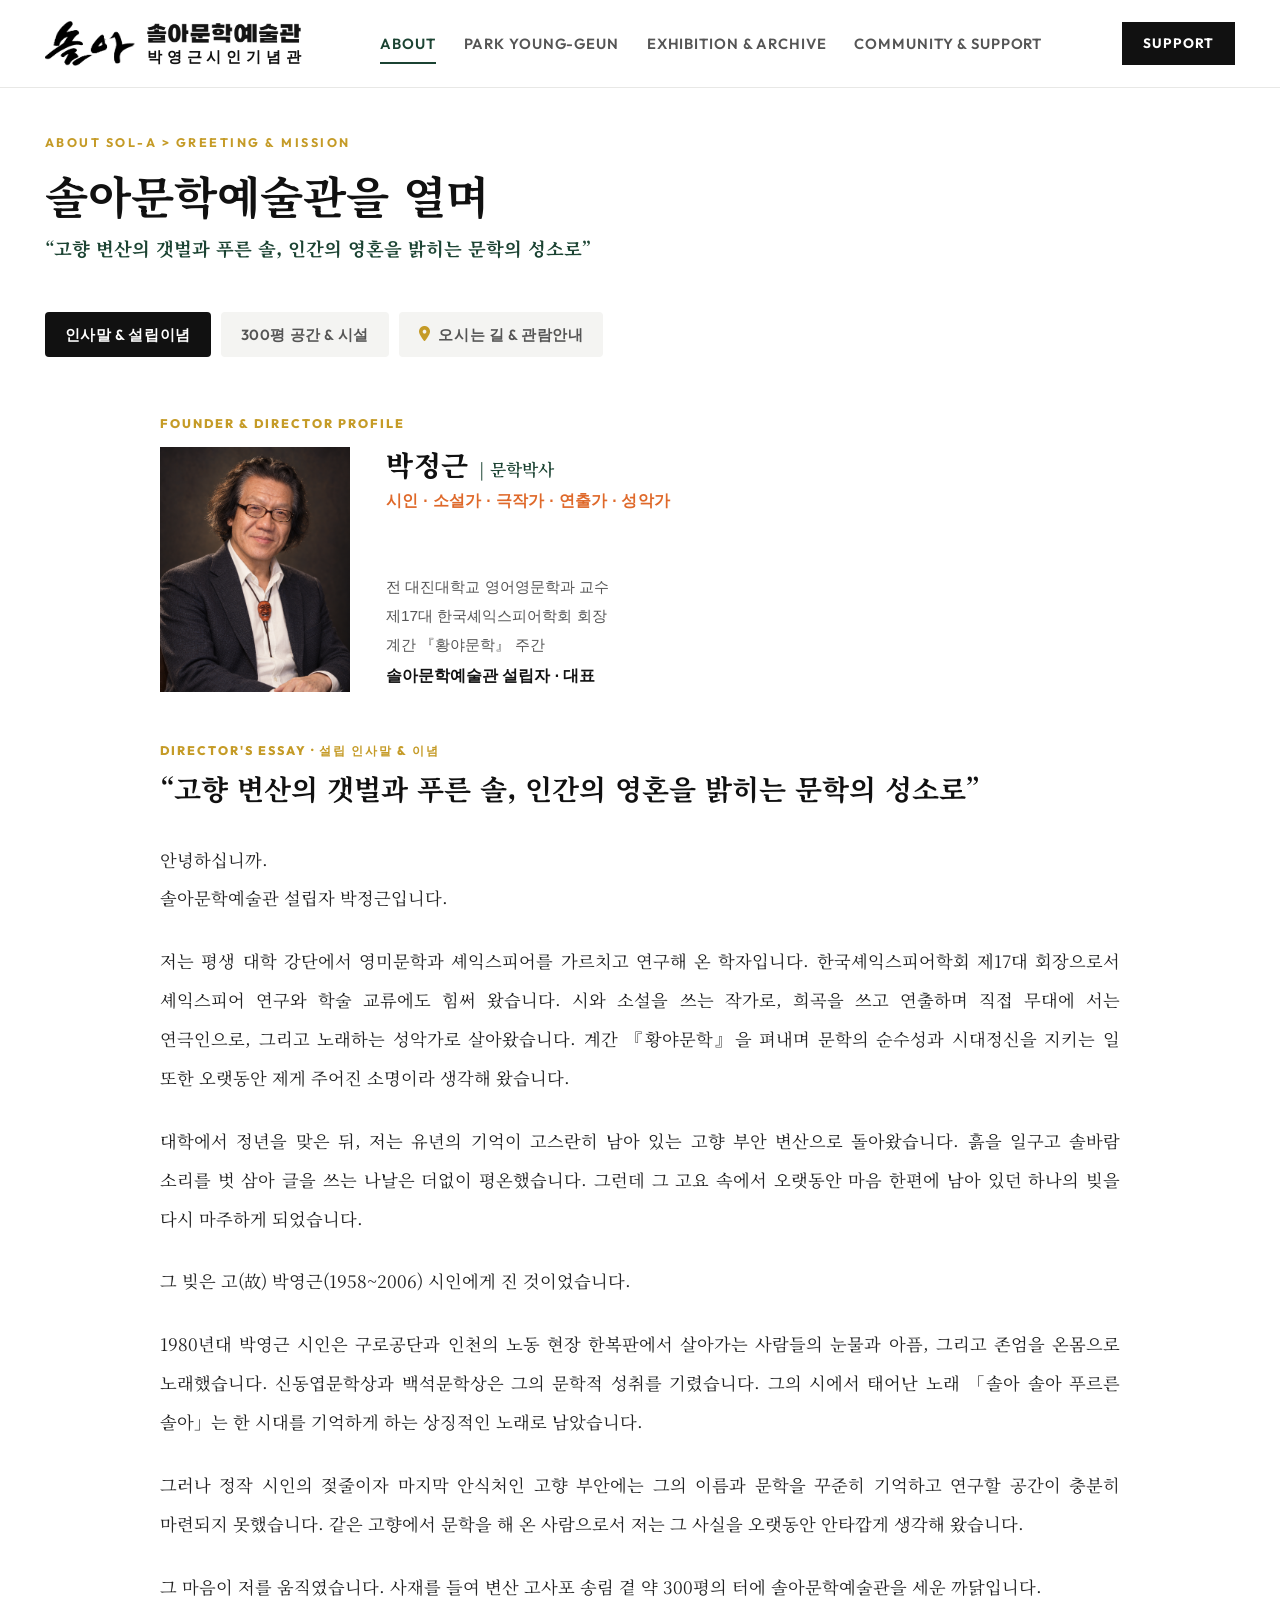
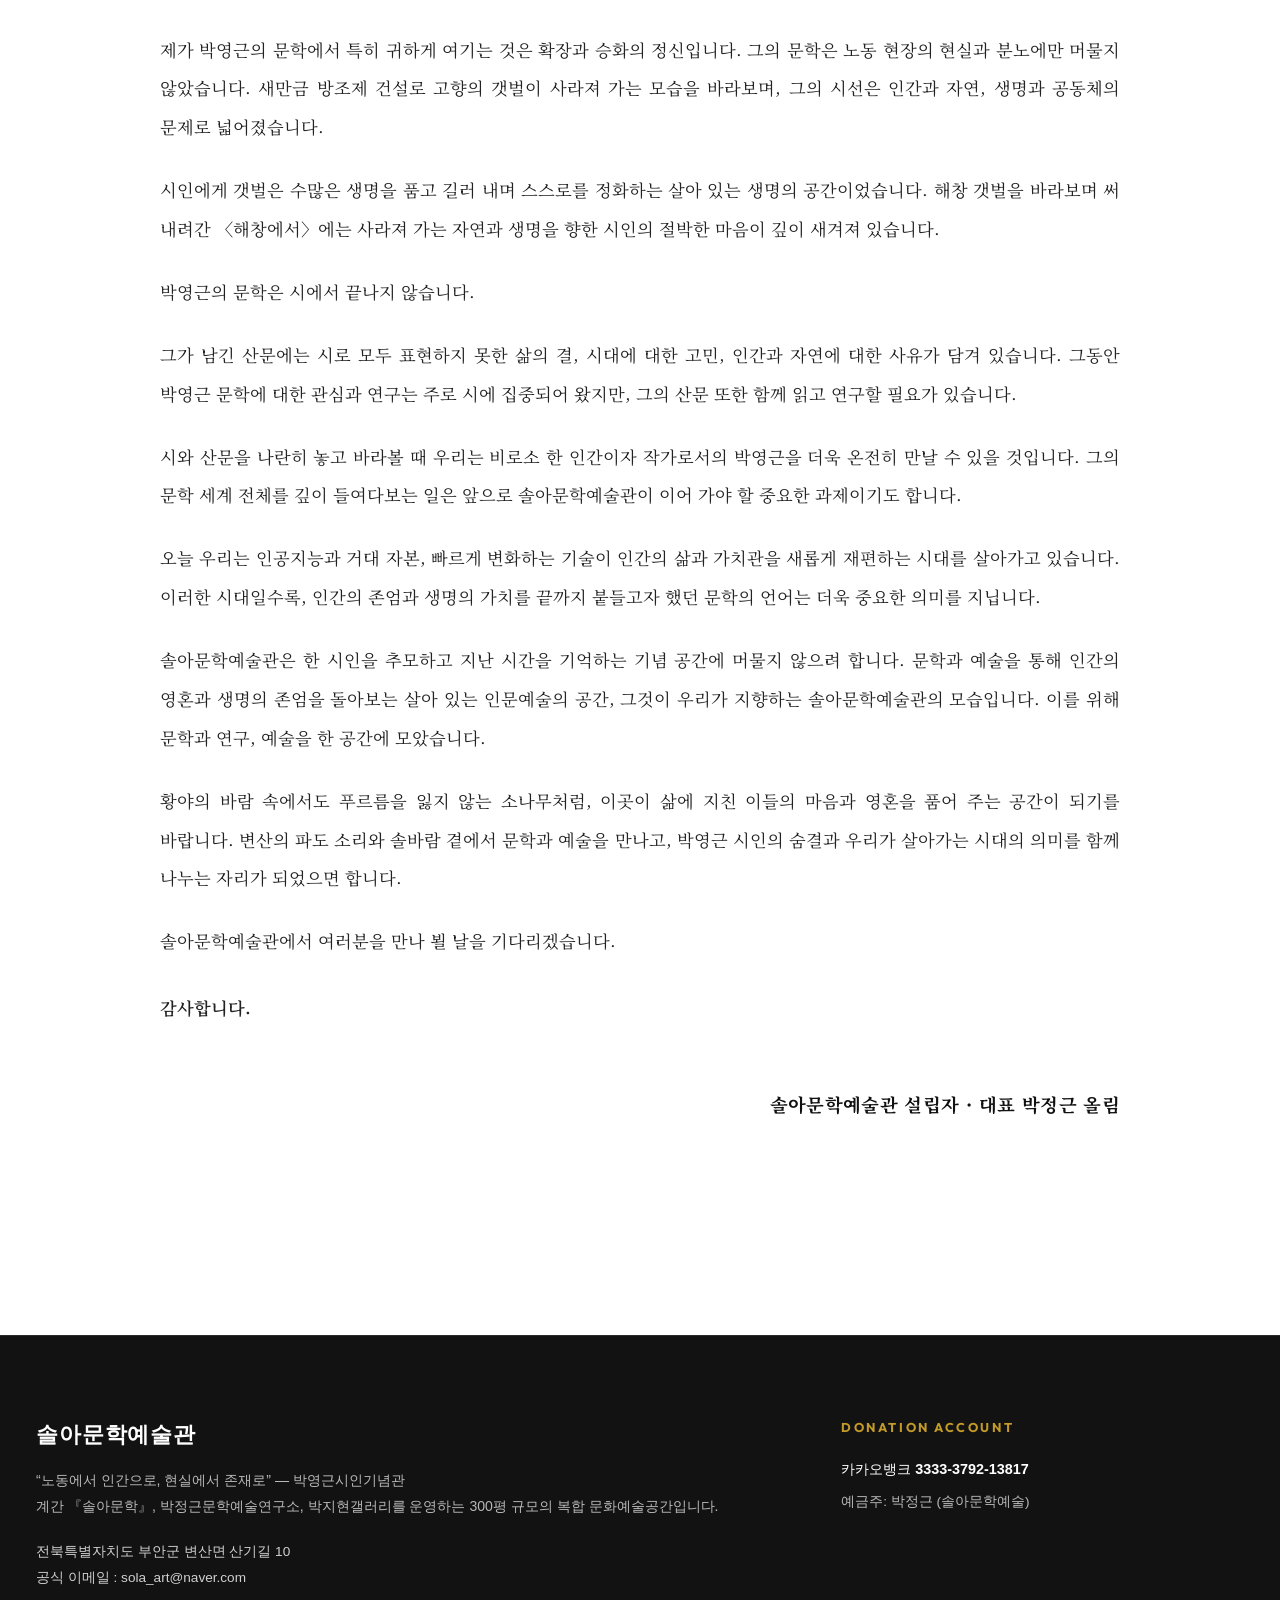
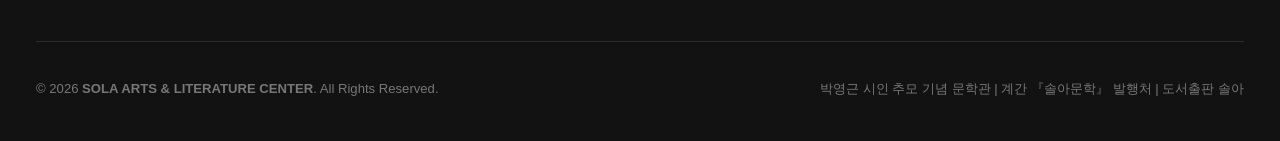
<file: about-greeting.html>
<!DOCTYPE html>
<html lang="ko">
<head>
  <meta http-equiv="Cache-Control" content="no-cache, no-store, must-revalidate">
  <meta http-equiv="Pragma" content="no-cache">
  <meta http-equiv="Expires" content="0">
  <meta charset="UTF-8">
  <meta name="viewport" content="width=device-width, initial-scale=1.0">
  <title>솔아문학예술관을 열며 · 인사말 & 설립이념 (PARK YOUNG-GEUN FOUNDATION)</title>
  <meta name="description" content="솔아문학예술관 설립자 · 대표 박정근 교수의 설립 인사말 및 솔아문학예술관 설립 취지">
  <link rel="stylesheet" href="style.css?v=20260927_founder_profile">
  <link rel="stylesheet" href="https://cdnjs.cloudflare.com/ajax/libs/font-awesome/6.5.1/css/all.min.css">
  <style>
    .full-canvas-wrapper {
      width: 100%;
      max-width: 1720px;
      margin: 0 auto;
      padding: 0 max(32px, 3.5vw);
    }
  </style>
</head>
<body>

  <!-- SITE HEADER -->
  <header class="site-header" id="site-header">
    <div class="container nav-container" style="max-width: 1720px; padding: 0 max(32px, 3.5vw);">
      <a href="index.html#home" class="brand-logo" id="brand-logo-btn" title="솔아문학예술관 · 박영근시인기념관">
        <div class="brand-calligraphy-wrap">
          <img src="assets/images/sola_calligraphy_clean.png" alt="솔아" class="brand-calligraphy-pure">
        </div>
        <div class="brand-text-block">
          <img src="assets/images/sola_title_graphic_tight.png" alt="솔아문학예술관" class="brand-title-graphic">
          <div class="brand-kr-sub-large" aria-label="박영근시인기념관">
            <span>박</span><span>영</span><span>근</span><span>시</span><span>인</span><span>기</span><span>념</span><span>관</span>
          </div>
        </div>
      </a>

      <!-- Desktop Nav Menu -->
      <nav>
        <ul class="nav-menu" id="nav-menu">
          <li class="nav-item active" data-page="about">
            <a href="about-greeting.html?v=20260925" class="nav-link" id="nav-about">ABOUT</a>
            <ul class="nav-dropdown">
              <li><a href="about-greeting.html?v=20260925" class="dropdown-link active" style="color: var(--accent-gold); font-weight: 700;">인사말 &amp; 설립이념</a></li>
              <li><a href="about-space.html?v=20260925" class="dropdown-link">300평 공간 &amp; 시설</a></li>
              <li><a href="about-visit.html?v=20260925" class="dropdown-link">오시는 길 &amp; 관람안내</a></li>
            </ul>
          </li>

          <li class="nav-item" data-page="poet">
            <a href="index.html#poet" class="nav-link" id="nav-poet">PARK YOUNG-GEUN</a>
            <ul class="nav-dropdown">
              <li><a href="index.html#poet/bio" class="dropdown-link">시인 생애와 연보</a></li>
              <li><a href="index.html#poet/poems" class="dropdown-link">대표시 10선 큐레이션</a></li>
              <li><a href="index.html#poet/journey" class="dropdown-link">문학 5단계 발전사</a></li>
              <li><a href="index.html#poet/books" class="dropdown-link">시인 주요 저작</a></li>
              <li><a href="index.html#poet/monument" class="dropdown-link">시비 &amp; '솔아' 노래</a></li>
            </ul>
          </li>

          <li class="nav-item" data-page="archive">
            <a href="index.html#archive" class="nav-link" id="nav-archive">EXHIBITION &amp; ARCHIVE</a>
            <ul class="nav-dropdown">
              <li><a href="index.html#archive/exhibition" class="dropdown-link">상설 &amp; 기획 전시</a></li>
              <li><a href="index.html#archive/publications" class="dropdown-link">도서 &amp; 계간 『솔아문학』</a></li>
              <li><a href="index.html#archive/photo-archive" class="dropdown-link">아카이브</a></li>
            </ul>
          </li>

          <li class="nav-item" data-page="community">
            <a href="index.html#community" class="nav-link" id="nav-community">COMMUNITY &amp; SUPPORT</a>
            <ul class="nav-dropdown">
              <li><a href="index.html#community/notices" class="dropdown-link">공지사항 &amp; 행사</a></li>
              <li><a href="index.html#community/research-cafe" class="dropdown-link">솔아 문학·연구 커뮤니티</a></li>
              <li><a href="index.html#community/donation" class="dropdown-link">솔아 후원회 안내</a></li>
            </ul>
          </li>
        </ul>
      </nav>

      <!-- Nav Utilities -->
      <div class="nav-utilities">
        <a href="index.html#community/donation" class="btn-header-support">SUPPORT</a>
      </div>
    </div>
  </header>

  <!-- MAIN SUBPAGE CONTAINER (FULL-CANVAS EXPANSIVE LAYOUT) -->
  <main style="background: var(--bg-main); padding-bottom: 90px;">
    <div class="full-canvas-wrapper">
      
      <!-- Subpage Header Minimal: Director Park Jeong-geun's Words -->
      <div class="subpage-header-minimal" style="padding: 44px 0 20px 0; margin-bottom: 28px;">
        <div class="subpage-breadcrumbs">ABOUT SOL-A &gt; GREETING &amp; MISSION</div>
        <h1 class="subpage-title-main" style="font-size: clamp(2.2rem, 3.5vw, 3.2rem);">솔아문학예술관을 열며</h1>
        <p class="subpage-lead-desc" style="max-width: 1000px; font-size: 1.15rem; color: var(--accent-pine); font-family: var(--font-serif); font-weight: 700; line-height: 1.6;">
          “고향 변산의 갯벌과 푸른 솔, 인간의 영혼을 밝히는 문학의 성소로”
        </p>
      </div>

      <!-- Subpage Navigation Tab Strip (Seamless, No Divider Line) -->
      <div class="subpage-tab-strip" style="margin-bottom: 36px;">
        <a href="about-greeting.html?v=20260925" class="subpage-tab-item active">
          <span>인사말 &amp; 설립이념</span>
        </a>
        <a href="about-space.html?v=20260925" class="subpage-tab-item">
          <span>300평 공간 &amp; 시설</span>
        </a>
        <a href="about-visit.html?v=20260925" class="subpage-tab-item">
          <i class="fa-solid fa-location-dot"></i>
          <span>오시는 길 &amp; 관람안내</span>
        </a>
      </div>

      <!-- Main Body Panel: Founder Profile at Top + Director's Essay -->
      <div class="subpage-body-panel" style="width: 100%; max-width: 960px; margin: 0 auto;">
        
        <div style="background: transparent; padding: 10px 0 40px 0; border: none; box-shadow: none;">

          <!-- 1. FOUNDER & DIRECTOR PROFILE (상단 배치) -->
          <div style="margin-bottom: 48px; background: transparent;">
            <div style="font-family: var(--font-en); font-size: 0.78rem; font-weight: 800; color: var(--accent-gold); letter-spacing: 0.16em; text-transform: uppercase; margin-bottom: 12px;">
              FOUNDER &amp; DIRECTOR PROFILE
            </div>

            <div class="profile-responsive-grid" style="background: transparent; padding: 0;">
              
              <!-- Portrait Image -->
              <div style="width: 190px; height: 245px; overflow: hidden; background: #f0eee9; margin: 0;">
                <img src="assets/images/park_jeong_geun.png" alt="솔아문학예술관 설립자 · 대표 박정근" style="width: 100%; height: 100%; object-fit: cover; object-position: center top; display: block;">
              </div>

              <!-- Profile Details (사진 높이 245px에 완벽 정렬) -->
              <div class="founder-profile-info" style="display: flex; flex-direction: column; justify-content: space-between; height: 245px; padding: 1px 0;">
                <div>
                  <div style="display: flex; align-items: baseline; gap: 10px; flex-wrap: wrap; margin-bottom: 6px;">
                    <h3 style="font-family: var(--font-serif); font-size: 1.75rem; font-weight: 800; color: var(--text-primary); margin: 0; line-height: 1.15; letter-spacing: 0.02em;">
                      박정근
                    </h3>
                    <span style="font-family: var(--font-serif); font-size: 1.05rem; font-weight: 600; color: var(--accent-pine);">
                      | 문학박사
                    </span>
                  </div>

                  <div style="font-family: var(--font-sans); font-size: 0.98rem; font-weight: 700; color: var(--accent-orange); letter-spacing: 0.02em; line-height: 1.3;">
                    시인 · 소설가 · 극작가 · 연출가 · 성악가
                  </div>
                </div>

                <div>
                  <ul style="list-style: none; padding: 0; margin: 0; font-size: 0.96rem; color: var(--text-secondary); line-height: 1.9; font-family: var(--font-sans);">
                    <li>전 대진대학교 영어영문학과 교수</li>
                    <li>제17대 한국셰익스피어학회 회장</li>
                    <li>계간 『황야문학』 주간</li>
                    <li style="margin-top: 2px;"><strong style="color: var(--text-primary); font-size: 0.98rem;">솔아문학예술관 설립자 · 대표</strong></li>
                  </ul>
                </div>
              </div>

            </div>
          </div>

          <!-- 2. DIRECTOR'S ESSAY HEADER (대표의 글 안내) -->
          <div style="margin-bottom: 32px;">
            <div style="font-family: var(--font-en); font-size: 0.78rem; font-weight: 800; color: var(--accent-gold); letter-spacing: 0.16em; text-transform: uppercase; margin-bottom: 6px;">
              DIRECTOR'S ESSAY · 설립 인사말 &amp; 이념
            </div>
            <h3 style="font-family: var(--font-serif); font-size: clamp(1.35rem, 2.2vw, 1.75rem); font-weight: 700; color: var(--text-primary); margin: 0 0 24px 0; line-height: 1.45;">
              “고향 변산의 갯벌과 푸른 솔, 인간의 영혼을 밝히는 문학의 성소로”
            </h3>
          </div>

          <!-- Continuous Essay Body written by Director Park Jeong-geun -->
          <div style="font-family: var(--font-serif); font-size: 1.08rem; line-height: 2.25; color: #222222; text-align: justify; word-break: keep-all;">

            <p style="margin-bottom: 24px;">
              안녕하십니까.<br>
              솔아문학예술관 설립자 박정근입니다.
            </p>

            <p style="margin-bottom: 24px;">
              저는 평생 대학 강단에서 영미문학과 셰익스피어를 가르치고 연구해 온 학자입니다. 한국셰익스피어학회 제17대 회장으로서 셰익스피어 연구와 학술 교류에도 힘써 왔습니다. 시와 소설을 쓰는 작가로, 희곡을 쓰고 연출하며 직접 무대에 서는 연극인으로, 그리고 노래하는 성악가로 살아왔습니다. 계간 『황야문학』을 펴내며 문학의 순수성과 시대정신을 지키는 일 또한 오랫동안 제게 주어진 소명이라 생각해 왔습니다.
            </p>

            <p style="margin-bottom: 24px;">
              대학에서 정년을 맞은 뒤, 저는 유년의 기억이 고스란히 남아 있는 고향 부안 변산으로 돌아왔습니다. 흙을 일구고 솔바람 소리를 벗 삼아 글을 쓰는 나날은 더없이 평온했습니다. 그런데 그 고요 속에서 오랫동안 마음 한편에 남아 있던 하나의 빚을 다시 마주하게 되었습니다.
            </p>

            <p style="margin-bottom: 24px;">
              그 빚은 고(故) 박영근(1958~2006) 시인에게 진 것이었습니다.
            </p>

            <p style="margin-bottom: 24px;">
              1980년대 박영근 시인은 구로공단과 인천의 노동 현장 한복판에서 살아가는 사람들의 눈물과 아픔, 그리고 존엄을 온몸으로 노래했습니다. 신동엽문학상과 백석문학상은 그의 문학적 성취를 기렸습니다. 그의 시에서 태어난 노래 「솔아 솔아 푸르른 솔아」는 한 시대를 기억하게 하는 상징적인 노래로 남았습니다.
            </p>

            <p style="margin-bottom: 24px;">
              그러나 정작 시인의 젖줄이자 마지막 안식처인 고향 부안에는 그의 이름과 문학을 꾸준히 기억하고 연구할 공간이 충분히 마련되지 못했습니다. 같은 고향에서 문학을 해 온 사람으로서 저는 그 사실을 오랫동안 안타깝게 생각해 왔습니다.
            </p>

            <p style="margin-bottom: 24px;">
              그 마음이 저를 움직였습니다. 사재를 들여 변산 고사포 송림 곁 약 300평의 터에 솔아문학예술관을 세운 까닭입니다.
            </p>

            <p style="margin-bottom: 24px;">
              제가 박영근의 문학에서 특히 귀하게 여기는 것은 확장과 승화의 정신입니다. 그의 문학은 노동 현장의 현실과 분노에만 머물지 않았습니다. 새만금 방조제 건설로 고향의 갯벌이 사라져 가는 모습을 바라보며, 그의 시선은 인간과 자연, 생명과 공동체의 문제로 넓어졌습니다.
            </p>

            <p style="margin-bottom: 24px;">
              시인에게 갯벌은 수많은 생명을 품고 길러 내며 스스로를 정화하는 살아 있는 생명의 공간이었습니다. 해창 갯벌을 바라보며 써 내려간 〈해창에서〉에는 사라져 가는 자연과 생명을 향한 시인의 절박한 마음이 깊이 새겨져 있습니다.
            </p>

            <p style="margin-bottom: 24px;">
              박영근의 문학은 시에서 끝나지 않습니다.
            </p>

            <p style="margin-bottom: 24px;">
              그가 남긴 산문에는 시로 모두 표현하지 못한 삶의 결, 시대에 대한 고민, 인간과 자연에 대한 사유가 담겨 있습니다. 그동안 박영근 문학에 대한 관심과 연구는 주로 시에 집중되어 왔지만, 그의 산문 또한 함께 읽고 연구할 필요가 있습니다.
            </p>

            <p style="margin-bottom: 24px;">
              시와 산문을 나란히 놓고 바라볼 때 우리는 비로소 한 인간이자 작가로서의 박영근을 더욱 온전히 만날 수 있을 것입니다. 그의 문학 세계 전체를 깊이 들여다보는 일은 앞으로 솔아문학예술관이 이어 가야 할 중요한 과제이기도 합니다.
            </p>

            <p style="margin-bottom: 24px;">
              오늘 우리는 인공지능과 거대 자본, 빠르게 변화하는 기술이 인간의 삶과 가치관을 새롭게 재편하는 시대를 살아가고 있습니다. 이러한 시대일수록, 인간의 존엄과 생명의 가치를 끝까지 붙들고자 했던 문학의 언어는 더욱 중요한 의미를 지닙니다.
            </p>

            <p style="margin-bottom: 24px;">
              솔아문학예술관은 한 시인을 추모하고 지난 시간을 기억하는 기념 공간에 머물지 않으려 합니다. 문학과 예술을 통해 인간의 영혼과 생명의 존엄을 돌아보는 살아 있는 인문예술의 공간, 그것이 우리가 지향하는 솔아문학예술관의 모습입니다. 이를 위해 문학과 연구, 예술을 한 공간에 모았습니다.
            </p>

            <p style="margin-bottom: 24px;">
              황야의 바람 속에서도 푸르름을 잃지 않는 소나무처럼, 이곳이 삶에 지친 이들의 마음과 영혼을 품어 주는 공간이 되기를 바랍니다. 변산의 파도 소리와 솔바람 곁에서 문학과 예술을 만나고, 박영근 시인의 숨결과 우리가 살아가는 시대의 의미를 함께 나누는 자리가 되었으면 합니다.
            </p>

            <p style="margin-bottom: 28px;">
              솔아문학예술관에서 여러분을 만나 뵐 날을 기다리겠습니다.
            </p>

            <p style="margin-bottom: 36px; font-weight: 600;">
              감사합니다.
            </p>

            <!-- Formal Closing Sign-off (No Divider Line) -->
            <div style="margin-top: 40px; padding-top: 16px; text-align: right;">
              <strong style="font-family: var(--font-serif); font-size: 1.15rem; color: var(--text-primary); letter-spacing: 0.02em;">
                솔아문학예술관 설립자 · 대표 박정근 올림
              </strong>
            </div>

          </div>

        </div>

      </div>
    </div>
  </main>

  <!-- SITE FOOTER -->
  <footer class="site-footer-foundation">
    <div class="container">
      <div class="footer-top-row">
        <div>
          <div class="footer-brand-title">솔아문학예술관</div>
          <p class="footer-brand-desc">
            “노동에서 인간으로, 현실에서 존재로” — 박영근시인기념관<br>
            계간 『솔아문학』, 박정근문학예술연구소, 박지현갤러리를 운영하는 300평 규모의 복합 문화예술공간입니다.
          </p>
          <div class="footer-contact-info">
            전북특별자치도 부안군 변산면 산기길 10<br>
            공식 이메일 : sola_art@naver.com
          </div>
        </div>

        <div>
          <div class="footer-nav-col-title">DONATION ACCOUNT</div>
          <p style="font-size: 0.9rem; color: #ffffff; margin-bottom: 8px;">
            카카오뱅크 <strong>3333-3792-13817</strong>
          </p>
          <p style="font-size: 0.85rem; color: var(--text-light-muted); margin-bottom: 18px;">
            예금주: 박정근 (솔아문학예술)
          </p>
        </div>
      </div>

      <div class="footer-bottom-copy">
        <div>© 2026 <strong>SOLA ARTS &amp; LITERATURE CENTER</strong>. All Rights Reserved.</div>
        <div>박영근 시인 추모 기념 문학관 | 계간 『솔아문학』 발행처 | 도서출판 솔아</div>
      </div>
    </div>
  </footer>

</body>
</html>
</file>
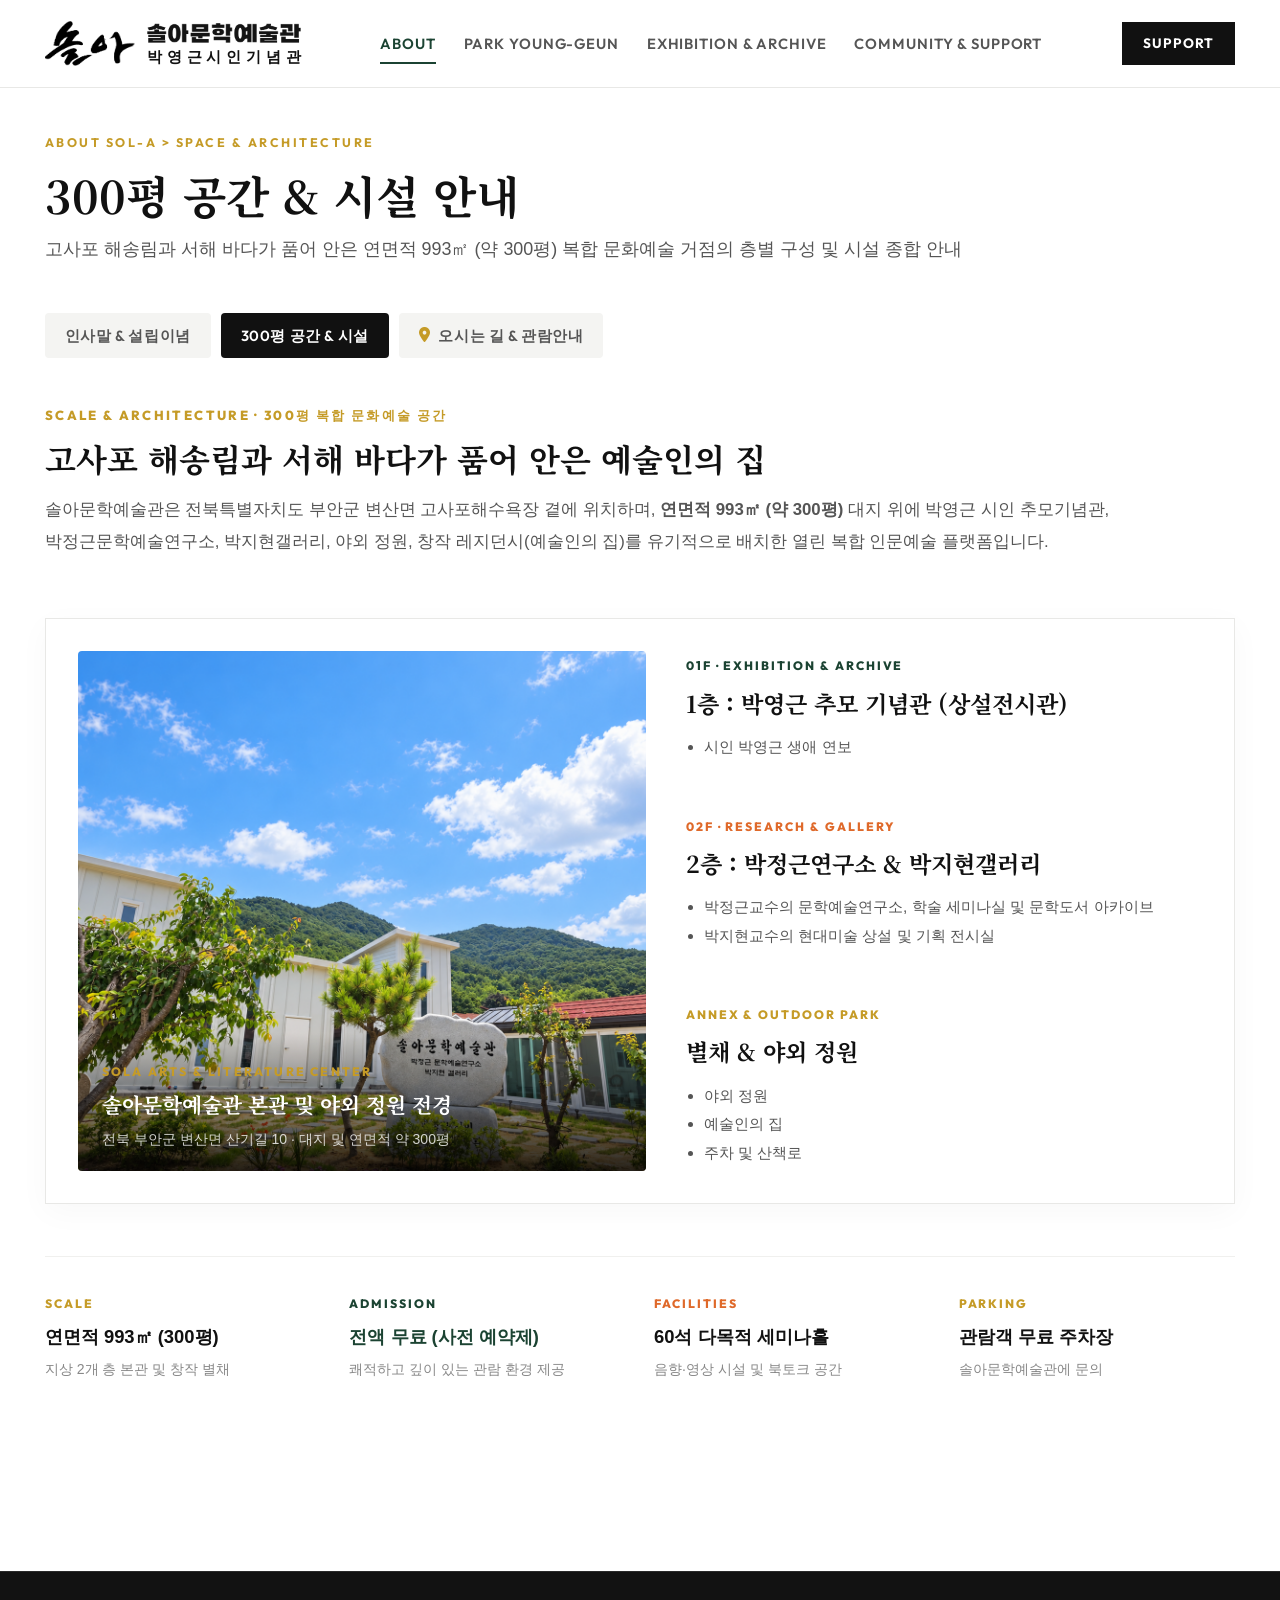
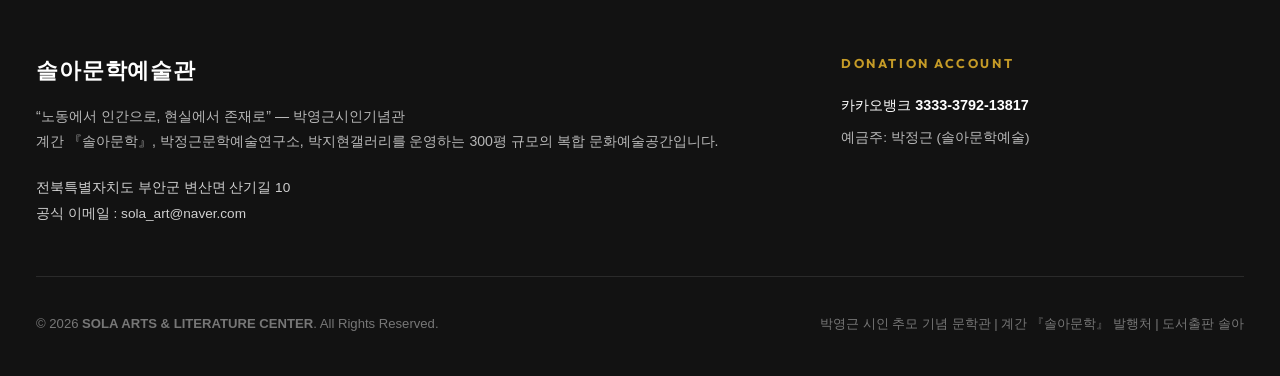
<file: about-space.html>
<!DOCTYPE html>
<html lang="ko">
<head>
  <meta http-equiv="Cache-Control" content="no-cache, no-store, must-revalidate">
  <meta http-equiv="Pragma" content="no-cache">
  <meta http-equiv="Expires" content="0">
  <meta charset="UTF-8">
  <meta name="viewport" content="width=device-width, initial-scale=1.0">
  <title>300평 공간 & 시설 안내 · 솔아문학예술관 (PARK YOUNG-GEUN FOUNDATION)</title>
  <meta name="description" content="전북 부안 변산 고사포 송림 곁 약 300평 대지 위에 조성된 솔아문학예술관 본관 1·2층, 별채 창작 레지던시, 야외 정원 시설 종합 안내">
  <link rel="stylesheet" href="style.css?v=20260925_nocache_v5">
  <link rel="stylesheet" href="https://cdnjs.cloudflare.com/ajax/libs/font-awesome/6.5.1/css/all.min.css">
  <style>
    .full-canvas-wrapper {
      width: 100%;
      max-width: 1720px;
      margin: 0 auto;
      padding: 0 max(32px, 3.5vw);
    }
  </style>
</head>
<body>

  <!-- SITE HEADER -->
  <header class="site-header" id="site-header">
    <div class="container nav-container" style="max-width: 1720px; padding: 0 max(32px, 3.5vw);">
      <a href="index.html#home" class="brand-logo" id="brand-logo-btn" title="솔아문학예술관 · 박영근시인기념관">
        <div class="brand-calligraphy-wrap">
          <img src="assets/images/sola_calligraphy_clean.png" alt="솔아" class="brand-calligraphy-pure">
        </div>
        <div class="brand-text-block">
          <img src="assets/images/sola_title_graphic_tight.png" alt="솔아문학예술관" class="brand-title-graphic">
          <div class="brand-kr-sub-large" aria-label="박영근시인기념관">
            <span>박</span><span>영</span><span>근</span><span>시</span><span>인</span><span>기</span><span>념</span><span>관</span>
          </div>
        </div>
      </a>

      <!-- Desktop Nav Menu -->
      <nav>
        <ul class="nav-menu" id="nav-menu">
          <li class="nav-item active" data-page="about">
            <a href="about-greeting.html?v=20260925" class="nav-link" id="nav-about">ABOUT</a>
            <ul class="nav-dropdown">
              <li><a href="about-greeting.html?v=20260925" class="dropdown-link">인사말 &amp; 설립이념</a></li>
              <li><a href="about-space.html?v=20260925" class="dropdown-link active" style="color: var(--accent-gold); font-weight: 700;">300평 공간 &amp; 시설</a></li>
              <li><a href="about-visit.html?v=20260925" class="dropdown-link">오시는 길 &amp; 관람안내</a></li>
            </ul>
          </li>

          <li class="nav-item" data-page="poet">
            <a href="index.html#poet" class="nav-link" id="nav-poet">PARK YOUNG-GEUN</a>
            <ul class="nav-dropdown">
              <li><a href="index.html#poet/bio" class="dropdown-link">시인 생애와 연보</a></li>
              <li><a href="index.html#poet/poems" class="dropdown-link">대표시 10선 큐레이션</a></li>
              <li><a href="index.html#poet/journey" class="dropdown-link">문학 5단계 발전사</a></li>
              <li><a href="index.html#poet/books" class="dropdown-link">시인 주요 저작</a></li>
              <li><a href="index.html#poet/monument" class="dropdown-link">시비 &amp; '솔아' 노래</a></li>
            </ul>
          </li>

          <li class="nav-item" data-page="archive">
            <a href="index.html#archive" class="nav-link" id="nav-archive">EXHIBITION &amp; ARCHIVE</a>
            <ul class="nav-dropdown">
              <li><a href="index.html#archive/exhibition" class="dropdown-link">상설 &amp; 기획 전시</a></li>
              <li><a href="index.html#archive/publications" class="dropdown-link">도서 &amp; 계간 『솔아문학』</a></li>
              <li><a href="index.html#archive/photo-archive" class="dropdown-link">아카이브</a></li>
            </ul>
          </li>

          <li class="nav-item" data-page="community">
            <a href="index.html#community" class="nav-link" id="nav-community">COMMUNITY &amp; SUPPORT</a>
            <ul class="nav-dropdown">
              <li><a href="index.html#community/notices" class="dropdown-link">공지사항 &amp; 행사</a></li>
              <li><a href="index.html#community/research-cafe" class="dropdown-link">솔아 문학·연구 커뮤니티</a></li>
              <li><a href="index.html#community/donation" class="dropdown-link">솔아 후원회 안내</a></li>
            </ul>
          </li>
        </ul>
      </nav>

      <!-- Nav Utilities -->
      <div class="nav-utilities">
        <a href="index.html#community/donation" class="btn-header-support">SUPPORT</a>
      </div>
    </div>
  </header>

  <!-- MAIN SUBPAGE CONTAINER (FULL-CANVAS EXPANSIVE LAYOUT) -->
  <main style="background: var(--bg-main); padding-bottom: 90px;">
    <div class="full-canvas-wrapper">
      
      <!-- Subpage Header Minimal (Full-Width Breath, No Divider Line) -->
      <div class="subpage-header-minimal" style="padding: 44px 0 20px 0; margin-bottom: 28px;">
        <div class="subpage-breadcrumbs">ABOUT SOL-A &gt; SPACE &amp; ARCHITECTURE</div>
        <h1 class="subpage-title-main" style="font-size: clamp(2.2rem, 3.5vw, 3.2rem);">300평 공간 &amp; 시설 안내</h1>
        <p class="subpage-lead-desc" style="max-width: 1000px; font-size: 1.12rem;">
          고사포 해송림과 서해 바다가 품어 안은 연면적 993㎡ (약 300평) 복합 문화예술 거점의 층별 구성 및 시설 종합 안내
        </p>
      </div>

      <!-- Subpage Navigation Tab Strip (Seamless, No Borders) -->
      <div class="subpage-tab-strip" style="margin-bottom: 36px;">
        <a href="about-greeting.html?v=20260925" class="subpage-tab-item">
          <span>인사말 &amp; 설립이념</span>
        </a>
        <a href="about-space.html?v=20260925" class="subpage-tab-item active">
          <span>300평 공간 &amp; 시설</span>
        </a>
        <a href="about-visit.html?v=20260925" class="subpage-tab-item">
          <i class="fa-solid fa-location-dot"></i>
          <span>오시는 길 &amp; 관람안내</span>
        </a>
      </div>

      <!-- Main Body Panel: Unified Single Non-Repetitive Architecture Guide -->
      <div class="subpage-body-panel" style="width: 100%; margin: 0 auto;">
        
        <!-- Space Intro Statement (No Box, Pure Typography on White) -->
        <div style="padding: 0 0 32px 0; margin-bottom: 28px;">
          <div style="font-family: var(--font-en); font-size: 0.82rem; font-weight: 800; color: var(--accent-gold); letter-spacing: 0.18em; margin-bottom: 10px; text-transform: uppercase;">
            SCALE &amp; ARCHITECTURE · 300평 복합 문화예술 공간
          </div>
          <h2 style="font-family: var(--font-serif); font-size: clamp(1.8rem, 2.5vw, 2.4rem); color: var(--text-primary); margin-bottom: 14px; line-height: 1.35;">
            고사포 해송림과 서해 바다가 품어 안은 예술인의 집
          </h2>
          <p style="font-size: 1.05rem; color: var(--text-secondary); line-height: 1.9; max-width: 1100px; word-break: keep-all;">
            솔아문학예술관은 전북특별자치도 부안군 변산면 고사포해수욕장 곁에 위치하며, 
            <strong>연면적 993㎡ (약 300평)</strong> 대지 위에 박영근 시인 추모기념관, 박정근문학예술연구소, 박지현갤러리, 야외 정원, 창작 레지던시(예술인의 집)를 유기적으로 배치한 열린 복합 인문예술 플랫폼입니다.
          </p>
        </div>

        <!-- Unified Architectural Showcase: Facade Photo + Integrated Floor Guides (중복 없이 1회 완벽 정리) -->
        <div class="space-overview-split" style="display: grid; grid-template-columns: 1.1fr 1fr; gap: 40px; margin-bottom: 52px; align-items: stretch;">
          
          <!-- Left: Building Facade Image -->
          <div style="position: relative; height: 100%; min-height: 520px; overflow: hidden; background: #111111; display: flex; border-radius: 4px;">
            <img src="assets/images/솔아문학예술관.png" alt="솔아문학예술관 전경" style="width: 100%; height: 100%; object-fit: cover; display: block;" onerror="this.src='assets/images/sola_building_facade.png'">
            <div style="position: absolute; bottom: 0; left: 0; right: 0; background: linear-gradient(to top, rgba(0,0,0,0.85), transparent); padding: 28px 24px 20px; color: #ffffff;">
              <div style="font-family: var(--font-en); font-size: 0.76rem; font-weight: 800; letter-spacing: 0.18em; color: var(--accent-gold); text-transform: uppercase;">
                SOLA ARTS &amp; LITERATURE CENTER
              </div>
              <div style="font-family: var(--font-serif); font-size: 1.3rem; font-weight: 700; margin-top: 4px;">
                솔아문학예술관 본관 및 야외 정원 전경
              </div>
              <div style="font-size: 0.88rem; color: rgba(255,255,255,0.8); margin-top: 4px;">
                전북 부안군 변산면 산기길 10 · 대지 및 연면적 약 300평
              </div>
            </div>
          </div>

          <!-- Right: Comprehensive Floor Guides (단일 통합 상세 안내) -->
          <div style="display: flex; flex-direction: column; justify-content: space-between; gap: 24px;">
            
            <!-- Floor 01: 박영근 추모 기념관 -->
            <div style="padding: 4px 0;">
              <div style="font-family: var(--font-en); font-size: 0.76rem; font-weight: 800; letter-spacing: 0.16em; color: var(--accent-pine); text-transform: uppercase; margin-bottom: 6px;">
                01F · EXHIBITION &amp; ARCHIVE
              </div>
              <h3 style="font-family: var(--font-serif); font-size: 1.45rem; font-weight: 700; color: var(--text-primary); margin-bottom: 10px;">
                1층 : 박영근 추모 기념관 (상설전시관)
              </h3>
              <ul style="font-size: 0.96rem; color: var(--text-secondary); line-height: 1.85; padding-left: 18px; margin: 0; word-break: keep-all;">
                <li>시인 박영근 생애 연보</li>
              </ul>
            </div>

            <!-- Floor 02: 박정근연구소 & 박지현갤러리 -->
            <div style="padding: 4px 0;">
              <div style="font-family: var(--font-en); font-size: 0.76rem; font-weight: 800; letter-spacing: 0.16em; color: var(--accent-orange); text-transform: uppercase; margin-bottom: 6px;">
                02F · RESEARCH &amp; GALLERY
              </div>
              <h3 style="font-family: var(--font-serif); font-size: 1.45rem; font-weight: 700; color: var(--text-primary); margin-bottom: 10px;">
                2층 : 박정근연구소 &amp; 박지현갤러리
              </h3>
              <ul style="font-size: 0.96rem; color: var(--text-secondary); line-height: 1.85; padding-left: 18px; margin: 0; word-break: keep-all;">
                <li>박정근교수의 문학예술연구소, 학술 세미나실 및 문학도서 아카이브</li>
                <li>박지현교수의 현대미술 상설 및 기획 전시실</li>
              </ul>
            </div>

            <!-- Annex & Outdoor: 별채 & 야외 정원 -->
            <div style="padding: 4px 0;">
              <div style="font-family: var(--font-en); font-size: 0.76rem; font-weight: 800; letter-spacing: 0.16em; color: var(--accent-gold); text-transform: uppercase; margin-bottom: 6px;">
                ANNEX &amp; OUTDOOR PARK
              </div>
              <h3 style="font-family: var(--font-serif); font-size: 1.45rem; font-weight: 700; color: var(--text-primary); margin-bottom: 10px;">
                별채 &amp; 야외 정원
              </h3>
              <ul style="font-size: 0.96rem; color: var(--text-secondary); line-height: 1.85; padding-left: 18px; margin: 0; word-break: keep-all;">
                <li>야외 정원</li>
                <li>예술인의 집</li>
                <li>주차 및 산책로</li>
              </ul>
            </div>

          </div>

        </div>

        <!-- Bottom Core Summary Bar (중복 표 대신 4대 핵심 제원 요약 바) -->
        <div class="space-specs-strip">
          <div>
            <div style="font-family: var(--font-en); font-size: 0.76rem; font-weight: 800; color: var(--accent-gold); letter-spacing: 0.16em; text-transform: uppercase; margin-bottom: 6px;">
              SCALE
            </div>
            <div style="font-size: 1.15rem; font-weight: 700; color: var(--text-primary); margin-bottom: 4px;">
              연면적 993㎡ (300평)
            </div>
            <div style="font-size: 0.88rem; color: var(--text-muted);">
              지상 2개 층 본관 및 창작 별채
            </div>
          </div>

          <div>
            <div style="font-family: var(--font-en); font-size: 0.76rem; font-weight: 800; color: var(--accent-pine); letter-spacing: 0.16em; text-transform: uppercase; margin-bottom: 6px;">
              ADMISSION
            </div>
            <div style="font-size: 1.15rem; font-weight: 700; color: var(--accent-pine); margin-bottom: 4px;">
              전액 무료 (사전 예약제)
            </div>
            <div style="font-size: 0.88rem; color: var(--text-muted);">
              쾌적하고 깊이 있는 관람 환경 제공
            </div>
          </div>

          <div>
            <div style="font-family: var(--font-en); font-size: 0.76rem; font-weight: 800; color: var(--accent-orange); letter-spacing: 0.16em; text-transform: uppercase; margin-bottom: 6px;">
              FACILITIES
            </div>
            <div style="font-size: 1.15rem; font-weight: 700; color: var(--text-primary); margin-bottom: 4px;">
              60석 다목적 세미나홀
            </div>
            <div style="font-size: 0.88rem; color: var(--text-muted);">
              음향·영상 시설 및 북토크 공간
            </div>
          </div>

          <div>
            <div style="font-family: var(--font-en); font-size: 0.76rem; font-weight: 800; color: var(--accent-gold); letter-spacing: 0.16em; text-transform: uppercase; margin-bottom: 6px;">
              PARKING
            </div>
            <div style="font-size: 1.15rem; font-weight: 700; color: var(--text-primary); margin-bottom: 4px;">
              관람객 무료 주차장
            </div>
            <div style="font-size: 0.88rem; color: var(--text-muted);">
              솔아문학예술관에 문의
            </div>
          </div>
        </div>

      </div>
    </div>
  </main>

  <!-- SITE FOOTER -->
  <footer class="site-footer-foundation">
    <div class="container">
      <div class="footer-top-row">
        <div>
          <div class="footer-brand-title">솔아문학예술관</div>
          <p class="footer-brand-desc">
            “노동에서 인간으로, 현실에서 존재로” — 박영근시인기념관<br>
            계간 『솔아문학』, 박정근문학예술연구소, 박지현갤러리를 운영하는 300평 규모의 복합 문화예술공간입니다.
          </p>
          <div class="footer-contact-info">
            전북특별자치도 부안군 변산면 산기길 10<br>
            공식 이메일 : sola_art@naver.com
          </div>
        </div>

        <div>
          <div class="footer-nav-col-title">DONATION ACCOUNT</div>
          <p style="font-size: 0.9rem; color: #ffffff; margin-bottom: 8px;">
            카카오뱅크 <strong>3333-3792-13817</strong>
          </p>
          <p style="font-size: 0.85rem; color: var(--text-light-muted); margin-bottom: 18px;">
            예금주: 박정근 (솔아문학예술)
          </p>
        </div>
      </div>

      <div class="footer-bottom-copy">
        <div>© 2026 <strong>SOLA ARTS &amp; LITERATURE CENTER</strong>. All Rights Reserved.</div>
        <div>박영근 시인 추모 기념 문학관 | 계간 『솔아문학』 발행처 | 도서출판 솔아</div>
      </div>
    </div>
  </footer>

</body>
</html>
</file>
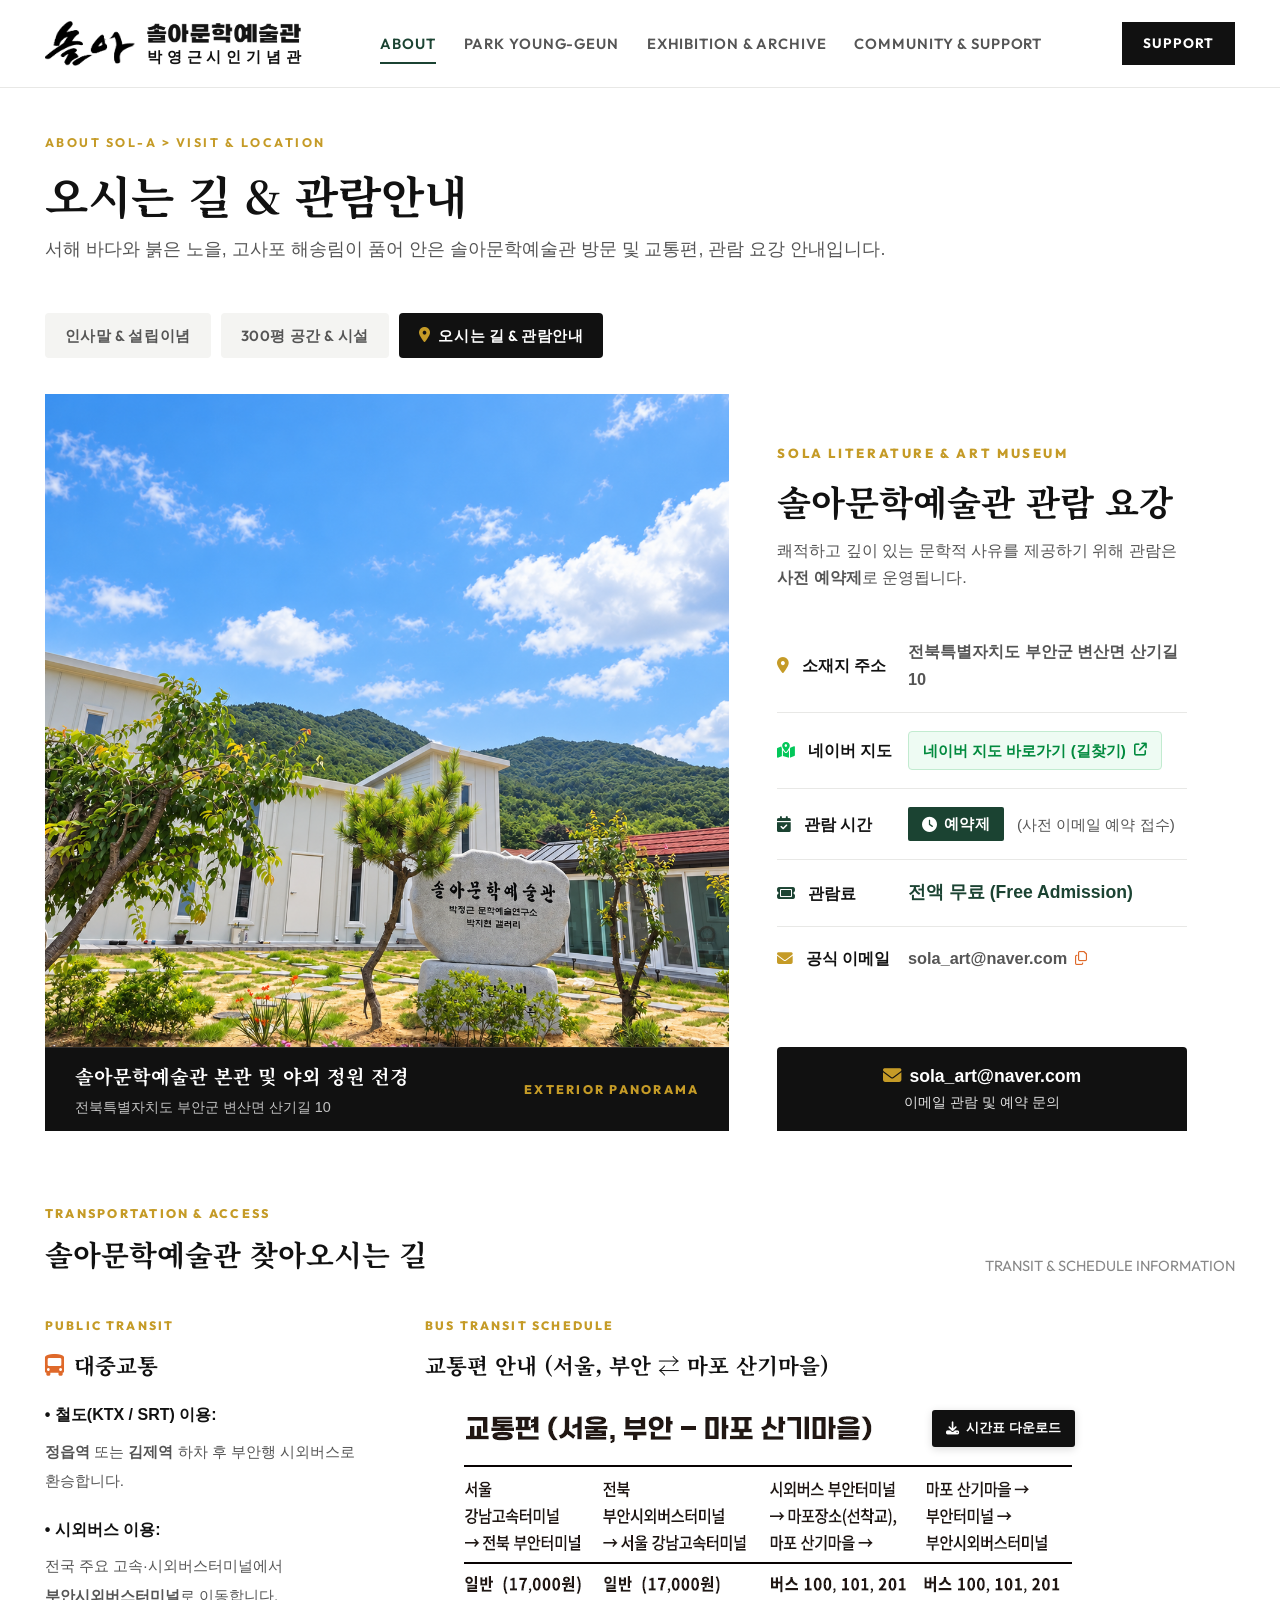
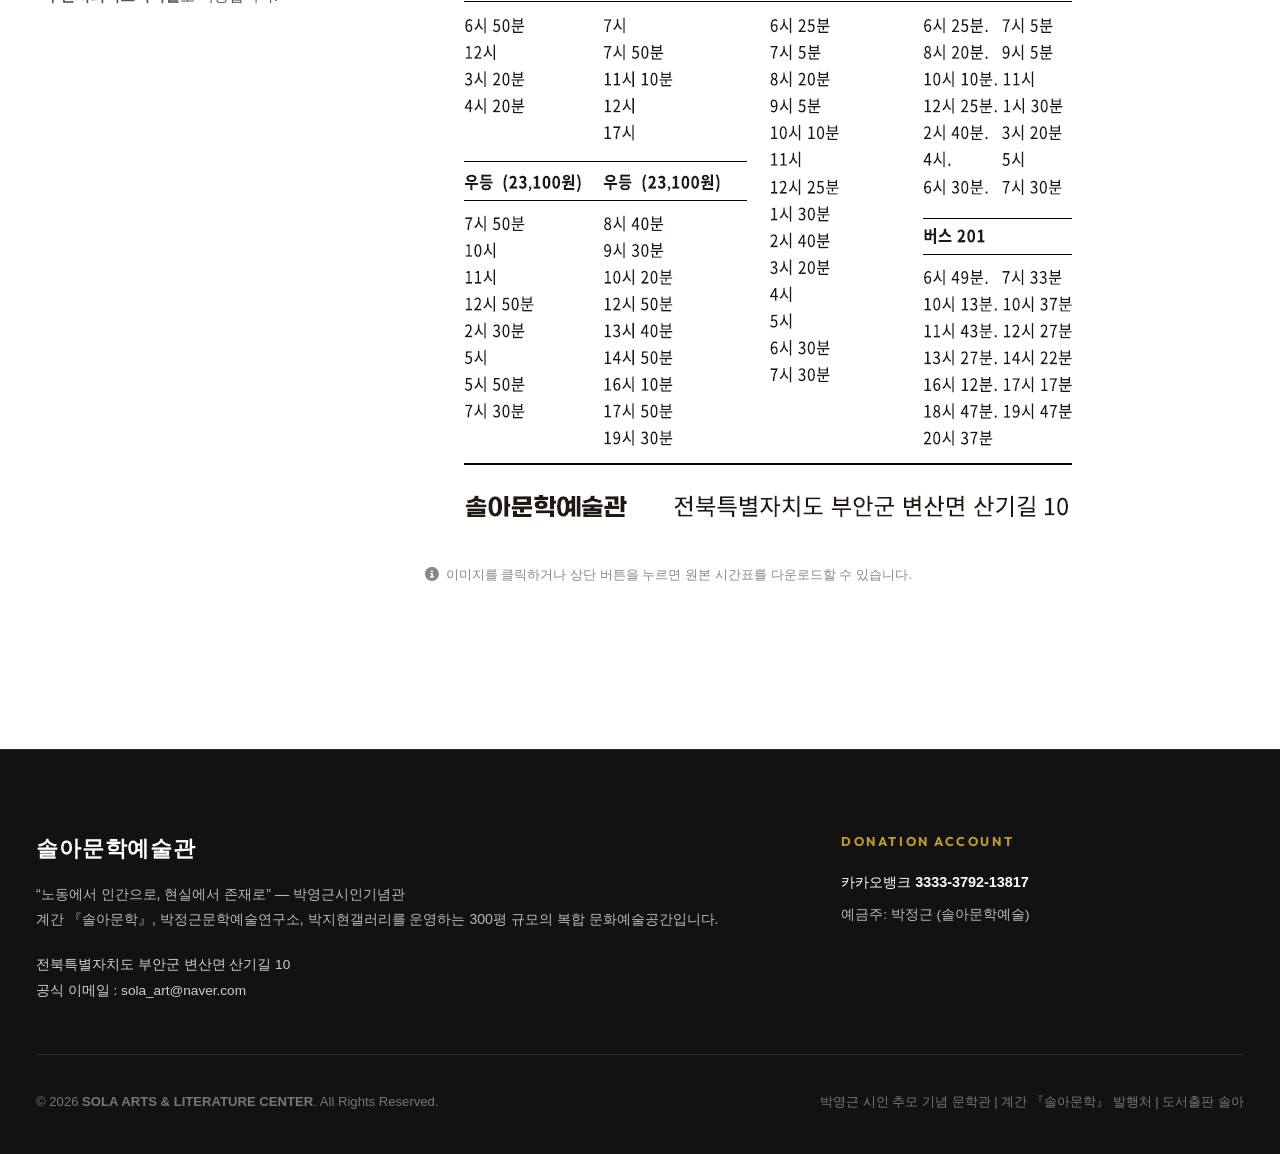
<file: about-visit.html>
<!DOCTYPE html>
<html lang="ko">
<head>
  <meta http-equiv="Cache-Control" content="no-cache, no-store, must-revalidate">
  <meta http-equiv="Pragma" content="no-cache">
  <meta http-equiv="Expires" content="0">
  <meta charset="UTF-8">
  <meta name="viewport" content="width=device-width, initial-scale=1.0">
  <title>오시는 길 & 관람안내 · 솔아문학예술관 (PARK YOUNG-GEUN FOUNDATION)</title>
  <link rel="stylesheet" href="style.css?v=20260927_transit_layout">
  <link rel="stylesheet" href="https://cdnjs.cloudflare.com/ajax/libs/font-awesome/6.5.1/css/all.min.css">
  <style>
    /* Full-Screen Expansive Luxury Museum Layout */
    .full-canvas-wrapper {
      width: 100%;
      max-width: 1720px;
      margin: 0 auto;
      padding: 0 max(32px, 3.5vw);
    }
    
    /* Unified Architectural Panorama Hero (Seamless Combination) */
    .unified-visit-hero {
      display: grid;
      grid-template-columns: 1.15fr 0.85fr;
      gap: 0;
      background: #ffffff;
      border: none;
      box-shadow: none;
      margin-bottom: 40px;
      overflow: hidden;
    }

    .hero-photo-showcase {
      position: relative;
      background: #111111;
      overflow: hidden;
      display: flex;
      flex-direction: column;
    }
    .hero-photo-showcase img {
      width: 100%;
      flex: 1;
      height: 100%;
      min-height: 0;
      object-fit: cover;
      display: block;
      transition: transform 0.8s cubic-bezier(0.16, 1, 0.3, 1);
    }
    .hero-photo-showcase:hover img {
      transform: scale(1.03);
    }
    .hero-photo-caption {
      height: 84px;
      min-height: 84px;
      box-sizing: border-box;
      padding: 0 30px;
      background: rgba(18, 18, 18, 0.88);
      backdrop-filter: blur(10px);
      color: #ffffff;
      display: flex;
      justify-content: space-between;
      align-items: center;
      border-top: 1px solid rgba(255, 255, 255, 0.12);
    }

    /* Seamless Concierge Panel */
    .hero-concierge-panel {
      padding: 48px 48px 0 48px;
      background: #ffffff;
      display: flex;
      flex-direction: column;
      justify-content: flex-start;
      border-left: none;
      box-sizing: border-box;
    }

    .concierge-kicker {
      font-family: var(--font-en);
      font-size: 0.82rem;
      font-weight: 800;
      letter-spacing: 0.2em;
      color: var(--accent-gold);
      text-transform: uppercase;
      margin-bottom: 12px;
    }
    .concierge-title {
      font-family: var(--font-serif);
      font-size: 2.2rem;
      font-weight: 700;
      color: var(--text-primary);
      line-height: 1.35;
      margin-bottom: 12px;
    }
    .concierge-subtext {
      font-size: 1.02rem;
      color: var(--text-secondary);
      line-height: 1.7;
      margin-bottom: 28px; /* Gap A: 28px */
      word-break: keep-all;
    }

    .visit-specs-table {
      width: 100%;
      border-collapse: collapse;
      margin-bottom: 56px; /* Gap B: 56px (Exactly 2x of Gap A) */
    }
    .visit-specs-table tr {
      border-bottom: 1px solid var(--border-light);
    }
    .visit-specs-table tr:last-child {
      border-bottom: none;
    }
    .visit-specs-table th {
      text-align: left;
      padding: 18px 0;
      font-weight: 700;
      color: var(--text-primary);
      font-size: 0.98rem;
      width: 110px;
      vertical-align: middle;
      white-space: nowrap;
    }
    .visit-specs-table td {
      padding: 18px 0 18px 16px;
      color: var(--text-secondary);
      font-size: 1.02rem;
      line-height: 1.7;
      vertical-align: middle;
      word-break: keep-all;
    }

    .pill-reservation-badge {
      display: inline-flex;
      align-items: center;
      gap: 6px;
      background: var(--accent-pine);
      color: #ffffff;
      font-weight: 700;
      padding: 4px 14px;
      border-radius: 2px;
      font-size: 0.95rem;
      letter-spacing: 0.04em;
    }

    .action-cta-cluster {
      display: flex;
      margin-top: 0;
      width: 100%;
    }
    .cta-btn-main {
      flex: 1;
      display: inline-flex;
      align-items: center;
      justify-content: center;
      gap: 10px;
      background: var(--text-primary);
      color: #ffffff;
      height: 84px;
      min-height: 84px;
      box-sizing: border-box;
      padding: 0 24px;
      font-weight: 700;
      font-size: 0.96rem;
      text-decoration: none;
      transition: all var(--tr-fast);
      border-radius: 4px 4px 0 0;
    }
    .cta-btn-main:hover {
      background: var(--accent-gold);
      color: #ffffff;
    }
    .cta-btn-outline {
      flex: 1;
      display: inline-flex;
      align-items: center;
      justify-content: center;
      gap: 10px;
      background: #ffffff;
      color: var(--text-primary);
      border: 1px solid var(--border-light);
      padding: 16px 24px;
      font-weight: 700;
      font-size: 0.96rem;
      text-decoration: none;
      transition: all var(--tr-fast);
      border-radius: 2px;
    }
    .cta-btn-outline:hover {
      background: var(--bg-subtle);
      border-color: var(--text-primary);
    }

    /* Expansive Full-Width Transit Section */
    .unified-transit-hub {
      background: transparent;
      border: none;
      padding: 32px 0;
      box-shadow: none;
      margin-bottom: 40px;
    }
    .hub-header {
      display: flex;
      justify-content: space-between;
      align-items: flex-end;
      flex-wrap: wrap;
      gap: 12px;
      padding-bottom: 12px;
      border-bottom: none;
      margin-bottom: 24px;
    }
    .transit-car-section {
      margin-bottom: 52px;
    }
    .car-info-grid {
      display: grid;
      grid-template-columns: repeat(3, 1fr);
      gap: 32px;
      margin-bottom: 18px;
    }
    .public-transit-split {
      display: grid;
      grid-template-columns: 340px 1fr;
      gap: 40px;
      align-items: start;
    }
    .hub-col {
      display: flex;
      flex-direction: column;
      padding-right: 0;
      border-right: none;
    }
    .hub-col-badge {
      font-family: var(--font-en);
      font-size: 0.76rem;
      font-weight: 800;
      letter-spacing: 0.18em;
      color: var(--accent-gold);
      text-transform: uppercase;
      margin-bottom: 10px;
    }
    .hub-col-title {
      font-family: var(--font-serif);
      font-size: 1.35rem;
      font-weight: 700;
      color: var(--text-primary);
      margin-bottom: 16px;
      display: flex;
      align-items: center;
      gap: 10px;
    }
    .hub-col-desc {
      font-size: 0.96rem;
      color: var(--text-secondary);
      line-height: 1.9;
      word-break: keep-all;
    }

    /* Unified Attractions Panorama */
    .unified-attractions-hub {
      background: transparent;
      border: none;
      padding: 32px 0;
      box-shadow: none;
    }
    .attractions-grid {
      display: grid;
      grid-template-columns: repeat(4, 1fr);
      gap: 24px;
      margin-top: 32px;
    }
    .attraction-card {
      background: #ffffff;
      border: none;
      padding: 28px 24px;
      transition: all var(--tr-fast);
      display: flex;
      flex-direction: column;
    }
    .attraction-card:hover {
      background: #ffffff;
      border-color: var(--accent-gold);
      transform: translateY(-4px);
      box-shadow: 0 12px 30px rgba(0, 0, 0, 0.06);
    }

    @media (max-width: 1200px) {
      .unified-visit-hero {
        grid-template-columns: 1fr;
      }
      .hero-photo-showcase {
        min-height: 420px;
      }
      .hero-concierge-panel {
        border-left: none;
        border-top: none;
        padding: 36px 30px;
      }
      .attractions-grid {
        grid-template-columns: 1fr 1fr;
      }
    }
    @media (max-width: 900px) {
      .car-info-grid {
        grid-template-columns: 1fr;
        gap: 20px;
      }
      .public-transit-split {
        grid-template-columns: 1fr;
        gap: 40px;
      }
      .hub-col {
        border-right: none;
        padding-right: 0;
        border-bottom: none;
        padding-bottom: 0;
      }
    }
    @media (max-width: 640px) {
      .full-canvas-wrapper {
        padding: 0 16px;
      }
      .unified-transit-hub,
      .unified-attractions-hub {
        padding: 28px 20px;
      }
      .attractions-grid {
        grid-template-columns: 1fr;
      }
      .action-cta-cluster {
        flex-direction: column;
      }
    }
  </style>
</head>
<body>

  <!-- SITE HEADER -->
  <header class="site-header" id="site-header">
    <div class="container nav-container" style="max-width: 1720px; padding: 0 max(32px, 3.5vw);">
      <a href="index.html#home" class="brand-logo" id="brand-logo-btn" title="솔아문학예술관 · 박영근시인기념관">
        <div class="brand-calligraphy-wrap">
          <img src="assets/images/sola_calligraphy_clean.png" alt="솔아" class="brand-calligraphy-pure">
        </div>
        <div class="brand-text-block">
          <img src="assets/images/sola_title_graphic_tight.png" alt="솔아문학예술관" class="brand-title-graphic">
          <div class="brand-kr-sub-large" aria-label="박영근시인기념관">
            <span>박</span><span>영</span><span>근</span><span>시</span><span>인</span><span>기</span><span>념</span><span>관</span>
          </div>
        </div>
      </a>

      <!-- Desktop Nav Menu -->
      <nav>
        <ul class="nav-menu" id="nav-menu">
          <li class="nav-item active" data-page="about">
            <a href="about-greeting.html?v=20260925" class="nav-link" id="nav-about">ABOUT</a>
            <ul class="nav-dropdown">
              <li><a href="about-greeting.html?v=20260925" class="dropdown-link">인사말 &amp; 설립이념</a></li>
              <li><a href="about-space.html?v=20260925" class="dropdown-link">300평 공간 &amp; 시설</a></li>
              <li><a href="about-visit.html?v=20260925" class="dropdown-link active" style="color: var(--accent-gold); font-weight: 700;">오시는 길 &amp; 관람안내</a></li>
            </ul>
          </li>

          <li class="nav-item" data-page="poet">
            <a href="index.html#poet" class="nav-link" id="nav-poet">PARK YOUNG-GEUN</a>
            <ul class="nav-dropdown">
              <li><a href="index.html#poet/bio" class="dropdown-link">시인 생애와 연보</a></li>
              <li><a href="index.html#poet/poems" class="dropdown-link">대표시 10선 큐레이션</a></li>
              <li><a href="index.html#poet/journey" class="dropdown-link">문학 5단계 발전사</a></li>
              <li><a href="index.html#poet/books" class="dropdown-link">시인 주요 저작</a></li>
              <li><a href="index.html#poet/monument" class="dropdown-link">시비 &amp; '솔아' 노래</a></li>
            </ul>
          </li>

          <li class="nav-item" data-page="archive">
            <a href="index.html#archive" class="nav-link" id="nav-archive">EXHIBITION &amp; ARCHIVE</a>
            <ul class="nav-dropdown">
              <li><a href="index.html#archive/exhibition" class="dropdown-link">상설 &amp; 기획 전시</a></li>
              <li><a href="index.html#archive/publications" class="dropdown-link">도서 &amp; 계간 『솔아문학』</a></li>
              <li><a href="index.html#archive/photo-archive" class="dropdown-link">아카이브</a></li>
            </ul>
          </li>

          <li class="nav-item" data-page="community">
            <a href="index.html#community" class="nav-link" id="nav-community">COMMUNITY &amp; SUPPORT</a>
            <ul class="nav-dropdown">
              <li><a href="index.html#community/notices" class="dropdown-link">공지사항 &amp; 행사</a></li>
              <li><a href="index.html#community/research-cafe" class="dropdown-link">솔아 문학·연구 커뮤니티</a></li>
              <li><a href="index.html#community/donation" class="dropdown-link">솔아 후원회 안내</a></li>
            </ul>
          </li>
        </ul>
      </nav>

      <!-- Nav Utilities -->
      <div class="nav-utilities">
        <a href="index.html#community/donation" class="btn-header-support">SUPPORT</a>
      </div>
    </div>
  </header>

  <!-- MAIN SUBPAGE CONTAINER (FULL-CANVAS EXPANSIVE LAYOUT) -->
  <main style="background: var(--bg-main); padding-bottom: 90px;">
    <div class="full-canvas-wrapper">
      
      <!-- Subpage Header Minimal (Full-Width Breath) -->
      <div class="subpage-header-minimal" style="padding: 44px 0 20px 0; margin-bottom: 28px;">
        <div class="subpage-breadcrumbs">ABOUT SOL-A &gt; VISIT &amp; LOCATION</div>
        <h1 class="subpage-title-main" style="font-size: clamp(2.2rem, 3.5vw, 3.2rem);">오시는 길 &amp; 관람안내</h1>
        <p class="subpage-lead-desc" style="max-width: 1200px; font-size: 1.12rem;">
          서해 바다와 붉은 노을, 고사포 해송림이 품어 안은 솔아문학예술관 방문 및 교통편, 관람 요강 안내입니다.
        </p>
      </div>

      <!-- Subpage Navigation Tab Strip -->
      <div class="subpage-tab-strip" style="margin-bottom: 36px;">
        <a href="about-greeting.html?v=20260925" class="subpage-tab-item">
          <span>인사말 &amp; 설립이념</span>
        </a>
        <a href="about-space.html?v=20260925" class="subpage-tab-item">
          <span>300평 공간 &amp; 시설</span>
        </a>
        <a href="about-visit.html?v=20260925" class="subpage-tab-item active">
          <i class="fa-solid fa-location-dot"></i>
          <span>오시는 길 &amp; 관람안내</span>
        </a>
      </div>

      <!-- 1. UNIFIED ARCHITECTURAL & VISITOR HERO PANORAMA -->
      <div class="unified-visit-hero">
        
        <!-- Large Architectural Photo Showcase -->
        <div class="hero-photo-showcase">
          <img src="assets/images/솔아문학예술관.png" alt="솔아문학예술관 본관 및 야외 정원 전경" onerror="this.src='assets/images/sola_building_facade.png'">
          <div class="hero-photo-caption">
            <div>
              <div style="font-family: var(--font-serif); font-size: 1.2rem; font-weight: 700; color: #ffffff;">솔아문학예술관 본관 및 야외 정원 전경</div>
              <div style="font-size: 0.9rem; color: rgba(255, 255, 255, 0.75); margin-top: 3px;">전북특별자치도 부안군 변산면 산기길 10</div>
            </div>
            <span style="font-family: var(--font-en); font-size: 0.78rem; font-weight: 800; letter-spacing: 0.18em; color: var(--accent-gold);">EXTERIOR PANORAMA</span>
          </div>
        </div>

        <!-- Integrated Concierge & Core Specifications Panel -->
        <div class="hero-concierge-panel">
          <div>
            <div class="concierge-kicker">SOLA LITERATURE &amp; ART MUSEUM</div>
            <h2 class="concierge-title">솔아문학예술관 관람 요강</h2>
            <p class="concierge-subtext">
              쾌적하고 깊이 있는 문학적 사유를 제공하기 위해 관람은 <strong>사전 예약제</strong>로 운영됩니다.
            </p>

            <table class="visit-specs-table">
              <tbody>
                <tr>
                  <th><i class="fa-solid fa-location-dot" style="color: var(--accent-gold); margin-right: 8px;"></i> 소재지 주소</th>
                  <td><strong>전북특별자치도 부안군 변산면 산기길 10</strong></td>
                </tr>
                <tr>
                  <th><i class="fa-solid fa-map-location-dot" style="color: #03c75a; margin-right: 8px;"></i> 네이버 지도</th>
                  <td>
                    <a href="https://naver.me/56XTl84T" target="_blank" rel="noopener noreferrer" style="display: inline-flex; align-items: center; gap: 8px; color: #028a3e; font-weight: 700; text-decoration: none; padding: 6px 14px; background: #eefbf3; border: 1px solid #c2ebd0; border-radius: 4px; font-size: 0.95rem; transition: all 0.2s ease;" onmouseover="this.style.background='#dcf7e6'; this.style.borderColor='#9de2b4';" onmouseout="this.style.background='#eefbf3'; this.style.borderColor='#c2ebd0';" title="새 창에서 네이버 지도로 이동">
                      <span>네이버 지도 바로가기 (길찾기)</span>
                      <i class="fa-solid fa-arrow-up-right-from-square" style="font-size: 0.8rem;"></i>
                    </a>
                  </td>
                </tr>
                <tr>
                  <th><i class="fa-solid fa-calendar-check" style="color: var(--accent-pine); margin-right: 8px;"></i> 관람 시간</th>
                  <td>
                    <span class="pill-reservation-badge"><i class="fa-solid fa-clock"></i> 예약제</span>
                    <span style="margin-left: 8px; font-size: 0.95rem; color: var(--text-secondary);">(사전 이메일 예약 접수)</span>
                  </td>
                </tr>
                <tr>
                  <th><i class="fa-solid fa-ticket" style="color: var(--accent-pine); margin-right: 8px;"></i> 관람료</th>
                  <td><strong style="color: var(--accent-pine); font-size: 1.1rem;">전액 무료 (Free Admission)</strong></td>
                </tr>
                <tr>
                  <th><i class="fa-solid fa-envelope" style="color: var(--accent-gold); margin-right: 8px;"></i> 공식 이메일</th>
                  <td>
                    <span onclick="copyEmailAddress(document.getElementById('btn-copy-email'))" style="cursor: pointer; display: inline-flex; align-items: center; gap: 8px;" title="클릭 시 이메일 주소 복사">
                      <strong>sola_art@naver.com</strong>
                      <i class="fa-regular fa-copy" style="font-size: 0.85rem; color: var(--accent-orange);" title="클릭하여 복사"></i>
                    </span>
                  </td>
                </tr>
              </tbody>
            </table>
          </div>

          <!-- Direct Inquiry CTA Buttons: Click to Copy Email -->
          <div class="action-cta-cluster">
            <button type="button" id="btn-copy-email" class="cta-btn-main" onclick="copyEmailAddress(this)" style="width: 100%; height: 84px; min-height: 84px; box-sizing: border-box; display: flex; flex-direction: column; align-items: center; justify-content: center; gap: 6px; font-size: 1.05rem; padding: 0 24px; cursor: pointer; border: none; font-family: inherit; transition: all 0.25s ease; border-radius: 4px 4px 0 0;" title="클릭 시 sola_art@naver.com 이메일 주소가 복사됩니다">
              <div style="display: flex; align-items: center; gap: 8px; font-weight: 700; font-size: 1.1rem;">
                <i class="fa-solid fa-envelope" style="font-size: 1.15rem; color: var(--accent-gold);"></i>
                <span>sola_art@naver.com</span>
              </div>
              <div style="font-size: 0.88rem; font-weight: 500; opacity: 0.88;">
                이메일 관람 및 예약 문의
              </div>
            </button>
          </div>
        </div>

      </div>

      <!-- 2. FULL-WIDTH UNIFIED TRANSIT HUB -->
      <div class="unified-transit-hub">
        <div class="hub-header">
          <div>
            <div style="font-family: var(--font-en); font-size: 0.78rem; font-weight: 800; color: var(--accent-gold); letter-spacing: 0.18em; text-transform: uppercase;">
              TRANSPORTATION &amp; ACCESS
            </div>
            <h3 style="font-family: var(--font-serif); font-size: 1.8rem; color: var(--text-primary); margin-top: 4px;">
              솔아문학예술관 찾아오시는 길
            </h3>
          </div>
          <div style="font-size: 0.92rem; color: var(--text-muted); font-family: var(--font-en);">TRANSIT &amp; SCHEDULE INFORMATION</div>
        </div>

        <!-- 대중교통 및 BUS TRANSIT SCHEDULE 교통편 안내 -->
        <div class="public-transit-split">
          
          <!-- Left: 대중교통 -->
          <div class="hub-col">
            <div class="hub-col-badge">PUBLIC TRANSIT</div>
            <h4 class="hub-col-title">
              <i class="fa-solid fa-bus-simple" style="color: var(--accent-orange);"></i> 대중교통
            </h4>
            <div class="hub-col-desc">
              <div style="margin-bottom: 20px;">
                <p style="margin-bottom: 6px;"><strong style="color: var(--text-primary); font-size: 1rem;">• 철도(KTX / SRT) 이용:</strong></p>
                <p><strong>정읍역</strong> 또는 <strong>김제역</strong> 하차 후 부안행 시외버스로 환승합니다.</p>
              </div>
              <div>
                <p style="margin-bottom: 6px;"><strong style="color: var(--text-primary); font-size: 1rem;">• 시외버스 이용:</strong></p>
                <p>전국 주요 고속·시외버스터미널에서 <strong>부안시외버스터미널</strong>로 이동합니다.</p>
              </div>
            </div>
          </div>

          <!-- Right: BUS TRANSIT SCHEDULE 교통편 안내 (서울, 부안 ⇄ 마포 산기마을) -->
          <div class="hub-col">
            <div style="margin-bottom: 16px;">
              <div class="hub-col-badge">BUS TRANSIT SCHEDULE</div>
              <h4 class="hub-col-title" style="margin-bottom: 0;">
                교통편 안내 (서울, 부안 ⇄ 마포 산기마을)
              </h4>
            </div>
            
            <div style="width: 100%; text-align: left;">
              <div style="position: relative; max-width: 668px; border-radius: 4px; overflow: hidden; display: inline-block;">
                <a href="assets/images/transit_guide_table.png" download="솔아문학예술관_교통편_시간표.png" title="클릭 시 시간표 이미지 다운로드" style="display: block; cursor: pointer;">
                  <img src="assets/images/transit_guide_table.png" alt="교통편 (서울, 부안 - 마포 산기마을) 시간표" style="width: 100%; max-width: 668px; height: auto; display: block; border-radius: 4px;">
                </a>
                
                <!-- ①번: 표 제목(교통편 서울, 부안 - 마포 산기마을) 우측 빈 공간에 배치되는 시간표 다운로드 버튼 -->
                <a href="assets/images/transit_guide_table.png" download="솔아문학예술관_교통편_시간표.png" style="position: absolute; top: 10px; right: 18px; display: inline-flex; align-items: center; gap: 7px; background: #111111; color: #ffffff; padding: 7px 14px; font-weight: 700; font-size: 0.82rem; text-decoration: none; border-radius: 3px; transition: all 0.2s ease; box-shadow: 0 2px 8px rgba(0,0,0,0.15); z-index: 10;" onmouseover="this.style.background='var(--accent-gold)';" onmouseout="this.style.background='#111111';" title="시간표 원본 다운로드">
                  <i class="fa-solid fa-download"></i> 시간표 다운로드
                </a>
              </div>
              
              <div style="margin-top: 12px; font-size: 0.84rem; color: var(--text-muted);">
                <i class="fa-solid fa-circle-info" style="margin-right: 4px;"></i> 이미지를 클릭하거나 상단 버튼을 누르면 원본 시간표를 다운로드할 수 있습니다.
              </div>
            </div>
          </div>

        </div>

      </div>

    </div>
  </main>

  <!-- SITE FOOTER -->
  <footer class="site-footer-foundation">
    <div class="container">
      <div class="footer-top-row">
        <div>
          <div class="footer-brand-title">솔아문학예술관</div>
          <p class="footer-brand-desc">
            “노동에서 인간으로, 현실에서 존재로” — 박영근시인기념관<br>
            계간 『솔아문학』, 박정근문학예술연구소, 박지현갤러리를 운영하는 300평 규모의 복합 문화예술공간입니다.
          </p>
          <div class="footer-contact-info">
            전북특별자치도 부안군 변산면 산기길 10<br>
            공식 이메일 : sola_art@naver.com
          </div>
        </div>

        <div>
          <div class="footer-nav-col-title">DONATION ACCOUNT</div>
          <p style="font-size: 0.9rem; color: #ffffff; margin-bottom: 8px;">
            카카오뱅크 <strong>3333-3792-13817</strong>
          </p>
          <p style="font-size: 0.85rem; color: var(--text-light-muted); margin-bottom: 18px;">
            예금주: 박정근 (솔아문학예술)
          </p>
        </div>
      </div>

      <div class="footer-bottom-copy">
        <div>© 2026 <strong>SOLA ARTS &amp; LITERATURE CENTER</strong>. All Rights Reserved.</div>
        <div>박영근 시인 추모 기념 문학관 | 계간 『솔아문학』 발행처 | 도서출판 솔아</div>
      </div>
    </div>
  </footer>

  <script>
    function copyEmailAddress(btn) {
      const email = 'sola_art@naver.com';
      
      function showSuccess() {
        if (!btn) return;
        const originalHTML = btn.innerHTML;
        const originalBg = btn.style.backgroundColor;
        const originalColor = btn.style.color;
        
        btn.innerHTML = `
          <div style="display: flex; align-items: center; gap: 8px; font-weight: 700; font-size: 1.08rem;">
            <i class="fa-solid fa-check" style="color: #4ade80;"></i>
            <span>sola_art@naver.com 복사 완료!</span>
          </div>
          <div style="font-size: 0.88rem; font-weight: 500; opacity: 0.9;">
            클립보드에 이메일 주소가 복사되었습니다
          </div>
        `;
        btn.style.backgroundColor = '#1b4332';
        btn.style.color = '#ffffff';

        let toast = document.getElementById('sola-copy-toast');
        if (!toast) {
          toast = document.createElement('div');
          toast.id = 'sola-copy-toast';
          toast.style.position = 'fixed';
          toast.style.bottom = '32px';
          toast.style.left = '50%';
          toast.style.transform = 'translateX(-50%)';
          toast.style.backgroundColor = 'rgba(26, 26, 26, 0.95)';
          toast.style.color = '#ffffff';
          toast.style.padding = '14px 28px';
          toast.style.borderRadius = '30px';
          toast.style.boxShadow = '0 10px 30px rgba(0, 0, 0, 0.25)';
          toast.style.fontSize = '0.95rem';
          toast.style.fontWeight = '600';
          toast.style.zIndex = '99999';
          toast.style.display = 'flex';
          toast.style.alignItems = 'center';
          toast.style.gap = '10px';
          toast.style.transition = 'opacity 0.3s ease';
          document.body.appendChild(toast);
        }
        toast.innerHTML = '<i class="fa-solid fa-circle-check" style="color: #4ade80;"></i> sola_art@naver.com 주소가 클립보드에 복사되었습니다.';
        toast.style.opacity = '1';
        toast.style.visibility = 'visible';

        setTimeout(() => {
          btn.innerHTML = originalHTML;
          btn.style.backgroundColor = originalBg;
          btn.style.color = originalColor;
        }, 2200);

        setTimeout(() => {
          if (toast) {
            toast.style.opacity = '0';
            setTimeout(() => {
              if (toast && toast.parentNode) toast.parentNode.removeChild(toast);
            }, 300);
          }
        }, 2200);
      }

      if (navigator.clipboard && navigator.clipboard.writeText) {
        navigator.clipboard.writeText(email).then(showSuccess).catch(() => {
          fallbackCopy(email);
          showSuccess();
        });
      } else {
        fallbackCopy(email);
        showSuccess();
      }
    }

    function fallbackCopy(text) {
      const textArea = document.createElement('textarea');
      textArea.value = text;
      textArea.style.position = 'fixed';
      textArea.style.left = '-999999px';
      textArea.style.top = '-999999px';
      document.body.appendChild(textArea);
      textArea.focus();
      textArea.select();
      try {
        document.execCommand('copy');
      } catch (err) {
        console.error('Fallback copy failed', err);
      }
      document.body.removeChild(textArea);
    }
  </script>
</body>
</html>
</file>
<file: style.css>
/* ==========================================================================
   솔아문학예술 (SOLA ARTS & LITERATURE / PARK YOUNG-GEUN FOUNDATION)
   박서보재단(Park Seo-Bo Foundation) 스타일의 모던 갤러리 & 뮤지엄 디자인 시스템
   ========================================================================== */

@import url('https://fonts.googleapis.com/css2?family=Cinzel:wght@500;700;900&family=Noto+Serif+KR:wght@300;400;600;700;900&family=Outfit:wght@300;400;500;600;700;800&family=Pretendard:wght@300;400;500;600;700;800&display=swap');

:root {
  /* Park Seo-Bo Foundation Minimalist Color Tokens */
  --bg-main: #ffffff;
  --bg-subtle: #f8f8f7;
  --bg-dark: #121212;
  --bg-dark-surface: #1e1e1e;

  --text-primary: #111111;
  --text-secondary: #555555;
  --text-muted: #888888;
  --text-light: #ffffff;
  --text-light-muted: rgba(255, 255, 255, 0.7);

  --accent-gold: #c59b27;
  --accent-orange: #df692a;
  --accent-pine: #1b4332;
  --accent-pine-light: #2d6a4f;

  --border-light: #e8e8e6;
  --border-dark: #2a2a2a;
  --border-active: #111111;

  /* Typography */
  --font-serif: 'Noto Serif KR', 'Batang', serif;
  --font-sans: 'Pretendard', -apple-system, BlinkMacSystemFont, 'SUITE', sans-serif;
  --font-display: 'Outfit', 'Cinzel', sans-serif;
  --font-en: 'Outfit', sans-serif;

  /* Elevations & Transitions */
  --shadow-subtle: 0 4px 20px rgba(0, 0, 0, 0.05);
  --shadow-medium: 0 10px 30px rgba(0, 0, 0, 0.08);
  --shadow-hover: 0 20px 40px rgba(0, 0, 0, 0.12);

  --tr-fast: 0.25s cubic-bezier(0.2, 0.8, 0.2, 1);
  --tr-smooth: 0.5s cubic-bezier(0.16, 1, 0.3, 1);

  /* Layout Measurements */
  --max-width: 1380px;
  --header-height: 88px;
  --radius-xs: 2px;
  --radius-sm: 6px;
  --radius-md: 12px;
}

/* Reset & Global */
*,
*::before,
*::after {
  box-sizing: border-box;
  margin: 0;
  padding: 0;
}

html {
  scroll-behavior: smooth;
  font-size: 16px;
  overflow-x: hidden;
}

body {
  font-family: var(--font-sans);
  background-color: var(--bg-main);
  color: var(--text-primary);
  line-height: 1.75;
  -webkit-font-smoothing: antialiased;
  overflow-x: hidden;
  word-break: keep-all;
  overflow-wrap: break-word;
}

h1,
h2,
h3,
h4,
h5,
h6,
p,
span,
a,
div {
  word-break: keep-all;
  overflow-wrap: break-word;
}

a {
  color: inherit;
  text-decoration: none;
  transition: color var(--tr-fast), opacity var(--tr-fast);
}

button {
  cursor: pointer;
  border: none;
  background: none;
  font-family: inherit;
  font-size: inherit;
  transition: all var(--tr-fast);
}

img {
  max-width: 100%;
  height: auto;
  display: block;
}

.container {
  width: 100%;
  max-width: var(--max-width);
  margin: 0 auto;
  padding: 0 36px;
}

/* ==========================================================================
   HEADER (Park Seo-Bo Foundation Style: Minimal, Spacious, Elegant)
   ========================================================================== */

.site-header {
  position: sticky;
  top: 0;
  z-index: 1000;
  background: rgba(255, 255, 255, 0.95);
  backdrop-filter: blur(12px);
  border-bottom: 1px solid var(--border-light);
  height: var(--header-height);
  transition: all var(--tr-smooth);
}

.site-header.scrolled {
  height: 76px;
  background: rgba(255, 255, 255, 0.98);
  box-shadow: var(--shadow-subtle);
}

.nav-container {
  display: flex;
  align-items: center;
  justify-content: space-between;
  height: 100%;
}

/* Brand Logo (Isolated '솔아' Calligraphy on Left + Refined Compact Text on Right) */
.brand-logo {
  display: inline-flex;
  align-items: center;
  gap: 12px;
  text-decoration: none;
  transition: opacity var(--tr-fast);
}

.brand-logo:hover {
  opacity: 0.88;
}

.brand-calligraphy-wrap {
  height: 46px;
  display: flex;
  align-items: center;
  justify-content: center;
  flex-shrink: 0;
}

.brand-calligraphy-pure {
  height: 46px;
  width: auto;
  object-fit: contain;
  display: block;
  transition: height var(--tr-smooth);
}

.brand-text-block {
  display: flex;
  flex-direction: column;
  justify-content: center;
  width: 154px;
  gap: 5.5px;
  transition: width var(--tr-smooth);
}

.brand-title-graphic {
  width: 100%;
  height: auto;
  display: block;
}

.brand-kr-sub-large {
  display: flex;
  justify-content: space-between;
  align-items: center;
  width: 100%;
  font-family: var(--font-sans);
  font-size: 0.96rem;
  font-weight: 800;
  color: #111111;
  line-height: 1;
  transition: font-size var(--tr-smooth);
}

.brand-kr-sub-large span {
  display: inline-block;
}

.site-header.scrolled .brand-calligraphy-pure,
.site-header.scrolled .brand-calligraphy-wrap {
  height: 40px;
}

.site-header.scrolled .brand-text-block {
  width: 138px;
  gap: 4px;
}

.site-header.scrolled .brand-kr-sub-large {
  font-size: 0.86rem;
}

@media (max-width: 768px) {

  .brand-calligraphy-pure,
  .brand-calligraphy-wrap {
    height: 34px;
  }

  .brand-text-block {
    width: 120px;
    gap: 3px;
  }

  .brand-kr-sub-large {
    font-size: 0.76rem;
  }
}

/* Navigation Links (Park Seo-Bo clean horizontal bar) */
.nav-menu {
  display: flex;
  align-items: center;
  gap: 28px;
  list-style: none;
}

.nav-item {
  position: relative;
  height: var(--header-height);
  display: flex;
  align-items: center;
}

.site-header.scrolled .nav-item {
  height: 76px;
}

.nav-link {
  font-family: var(--font-en);
  font-size: 0.92rem;
  font-weight: 600;
  letter-spacing: 0.06em;
  color: var(--text-secondary);
  text-transform: uppercase;
  padding: 8px 0;
  position: relative;
  transition: color var(--tr-fast);
  white-space: nowrap;
}

.nav-link::after {
  content: '';
  position: absolute;
  bottom: 0;
  left: 0;
  width: 0;
  height: 2px;
  background: var(--accent-pine);
  transition: width var(--tr-fast);
}

.nav-link:hover,
.nav-item.active .nav-link {
  color: var(--accent-pine);
}

.nav-link:hover::after,
.nav-item.active .nav-link::after {
  width: 100%;
}

/* Dropdown Menu (Museum Luxury Minimal Style) */
.nav-dropdown {
  position: absolute;
  top: calc(100% - 6px);
  left: -12px;
  min-width: 240px;
  background: rgba(255, 255, 255, 0.98);
  backdrop-filter: blur(20px);
  -webkit-backdrop-filter: blur(20px);
  border: 1px solid var(--border-light);
  border-top: 2px solid var(--accent-pine);
  border-radius: 0 0 10px 10px;
  box-shadow: 0 18px 45px rgba(0, 0, 0, 0.1), 0 4px 12px rgba(0, 0, 0, 0.04);
  padding: 10px 0;
  list-style: none;
  opacity: 0;
  visibility: hidden;
  transform: translateY(10px);
  transition: all 0.25s cubic-bezier(0.16, 1, 0.3, 1);
  z-index: 1100;
}

.nav-item:hover .nav-dropdown {
  opacity: 1;
  visibility: visible;
  transform: translateY(0);
}

.dropdown-link {
  display: flex;
  align-items: center;
  justify-content: space-between;
  padding: 11px 22px;
  font-size: 0.9rem;
  font-weight: 500;
  color: var(--text-secondary);
  transition: all var(--tr-fast);
  white-space: nowrap;
  position: relative;
}

.dropdown-link::before {
  content: '';
  position: absolute;
  left: 0;
  top: 0;
  bottom: 0;
  width: 0;
  background: var(--accent-gold);
  transition: width var(--tr-fast);
}

.dropdown-link:hover {
  background: var(--bg-subtle);
  color: var(--text-primary);
  font-weight: 600;
  padding-left: 28px;
}

.dropdown-link:hover::before {
  width: 3px;
}

/* Header Action Right */
.nav-utilities {
  display: flex;
  align-items: center;
  gap: 16px;
}

.search-trigger-btn {
  width: 38px;
  height: 38px;
  display: flex;
  align-items: center;
  justify-content: center;
  font-size: 1rem;
  color: var(--text-primary);
  border-radius: 50%;
  transition: background var(--tr-fast);
}

.search-trigger-btn:hover {
  background: var(--bg-subtle);
}

.btn-header-support {
  font-family: var(--font-en);
  font-size: 0.85rem;
  font-weight: 700;
  letter-spacing: 0.08em;
  text-transform: uppercase;
  padding: 9px 20px;
  background: var(--text-primary);
  color: #ffffff;
  border: 1px solid var(--text-primary);
  transition: all var(--tr-fast);
  white-space: nowrap;
}

.btn-header-support:hover {
  background: #333333;
  border-color: #333333;
}

.mobile-menu-btn {
  display: none;
  font-size: 1.3rem;
  color: var(--text-primary);
}

/* ==========================================================================
   HERO SECTION (Art Foundation / Cinematic Aesthetic)
   ========================================================================== */

.hero-art-section {
  position: relative;
  min-height: 94vh;
  background-color: #ffffff;
  color: #ffffff;
  display: flex;
  align-items: center;
  overflow: hidden;
}

.hero-art-bg {
  position: absolute;
  inset: 0;
  background-image: 
    linear-gradient(to right, rgba(16, 18, 22, 0.93) 0%, rgba(16, 18, 22, 0.70) 30%, rgba(16, 18, 22, 0.05) 50%, transparent 66%),
    url('assets/images/솔아문학예술관_수채화2.png?v=20261012');
  background-size: cover;
  background-position: center bottom;
  z-index: 1;
  filter: brightness(1.01) contrast(1.0);
  transform: none;
  transition: transform 8s ease-out;
}

.hero-art-bg::after {
  content: '';
  position: absolute;
  inset: 0;
  background: radial-gradient(circle at 75% 36%, rgba(255, 252, 245, 0.08) 0%, rgba(245, 240, 230, 0.02) 45%, rgba(18, 22, 28, 0.12) 100%);
  pointer-events: none;
  mix-blend-mode: soft-light;
}

.hero-art-section .container {
  max-width: 1820px;
  padding: 0 32px;
}

.hero-art-content {
  position: relative;
  z-index: 2;
  display: flex;
  justify-content: space-between;
  align-items: center;
  padding: 70px 0 65px;
}

.hero-foundation-tag {
  font-family: var(--font-en);
  font-size: 0.85rem;
  font-weight: 700;
  letter-spacing: 0.22em;
  text-transform: uppercase;
  color: var(--accent-gold);
  margin-bottom: 20px;
  display: flex;
  align-items: center;
  gap: 12px;
}

.hero-foundation-tag::before {
  content: '';
  display: inline-block;
  width: 24px;
  height: 1px;
  background: var(--accent-gold);
}

.hero-main-title {
  font-family: var(--font-serif);
  font-size: 3.1rem;
  /* 80% scale refinement */
  font-weight: 800;
  line-height: 1.42;
  letter-spacing: -0.02em;
  margin-bottom: 24px;
  color: #ffffff;
  word-break: keep-all;
}

.hero-title-en {
  display: block;
  font-family: var(--font-display);
  font-size: 1.35rem;
  font-weight: 400;
  letter-spacing: 0.12em;
  line-height: 1.65;
  color: var(--text-light-muted);
  text-transform: uppercase;
  margin-top: 18px;
}

.hero-quote-lead {
  margin-bottom: 36px;
  max-width: 700px;
  border-left: 2px solid var(--accent-gold);
  padding-left: 22px;
  display: flex;
  flex-direction: column;
  gap: 12px;
}

.hero-lead-ko {
  font-family: var(--font-serif);
  font-size: 1.12rem;
  font-weight: 400;
  line-height: 1.8;
  color: rgba(255, 255, 255, 0.95);
  word-break: keep-all;
}

.hero-lead-en {
  font-family: var(--font-sans);
  font-size: 0.97rem;
  font-weight: 300;
  line-height: 1.72;
  color: rgba(255, 255, 255, 0.76);
  letter-spacing: 0.01em;
  word-break: keep-all;
}

.hero-buttons-row {
  display: flex;
  align-items: center;
  gap: 16px;
  flex-wrap: wrap;
}

.btn-foundation-solid {
  font-family: var(--font-en);
  font-size: 0.9rem;
  font-weight: 700;
  letter-spacing: 0.1em;
  text-transform: uppercase;
  padding: 15px 32px;
  background: #ffffff;
  color: var(--text-primary);
  border: 1px solid #ffffff;
  transition: all var(--tr-fast);
  white-space: nowrap;
}

.btn-foundation-solid:hover {
  background: var(--accent-gold);
  color: #ffffff;
  border-color: var(--accent-gold);
}

.btn-foundation-outline {
  font-family: var(--font-en);
  font-size: 0.9rem;
  font-weight: 700;
  letter-spacing: 0.1em;
  text-transform: uppercase;
  padding: 15px 32px;
  background: transparent;
  color: #ffffff;
  border: 1px solid rgba(255, 255, 255, 0.4);
  transition: all var(--tr-fast);
  white-space: nowrap;
}

.btn-foundation-outline:hover {
  border-color: #ffffff;
  background: rgba(255, 255, 255, 0.1);
}

/* Hero Right: Exhibition / Poet Card */
.hero-art-card {
  background: rgba(20, 20, 24, 0.78);
  backdrop-filter: blur(20px);
  border: 1px solid rgba(255, 255, 255, 0.22);
  border-radius: 4px;
  overflow: hidden;
  box-shadow: 0 24px 60px rgba(0, 0, 0, 0.25);
  max-width: 350px;
  width: 100%;
  flex-shrink: 0;
  justify-self: end;
  align-self: end;
  display: flex;
  flex-direction: column;
}

.hero-poet-visual-frame {
  position: relative;
  width: 100%;
  height: 210px;
  overflow: hidden;
  background: #0d1117;
}

.hero-poet-visual-img {
  width: 100%;
  height: 100%;
  object-fit: cover;
  object-position: 78% 25%;
  display: block;
  transition: transform var(--tr-smooth);
}

.hero-art-card:hover .hero-poet-visual-img {
  transform: scale(1.03);
}

.hero-poet-visual-badge {
  position: absolute;
  bottom: 12px;
  left: 16px;
  background: rgba(0, 0, 0, 0.72);
  backdrop-filter: blur(8px);
  border: 1px solid rgba(255, 255, 255, 0.2);
  border-radius: 20px;
  padding: 4px 12px;
  font-size: 0.78rem;
  font-weight: 600;
  color: #ffffff;
  display: inline-flex;
  align-items: center;
  gap: 6px;
}

.hero-poet-visual-badge .badge-dot {
  width: 6px;
  height: 6px;
  border-radius: 50%;
  background: var(--accent-gold);
}

.hero-art-card-body {
  padding: 38px 28px 26px;
}

.art-card-label {
  font-family: var(--font-en);
  font-size: 0.76rem;
  font-weight: 700;
  letter-spacing: 0.2em;
  color: var(--accent-gold);
  text-transform: uppercase;
  margin-bottom: 8px;
}

.art-card-title {
  font-family: var(--font-serif);
  font-size: 1.45rem;
  font-weight: 700;
  color: #ffffff;
  margin-left: -0.32em;
  margin-bottom: 14px;
  line-height: 1.35;
  letter-spacing: -0.02em;
  word-break: keep-all;
}

.art-card-text {
  font-family: var(--font-serif);
  font-size: 0.98rem;
  color: rgba(255, 255, 255, 0.92);
  line-height: 1.95;
  margin-bottom: 18px;
}

.poem-verse {
  display: flex;
  align-items: baseline;
}

.poem-quote {
  display: inline-block;
  width: 0.88em;
  color: rgba(255, 255, 255, 0.75);
}

.poem-quote-spacer {
  display: inline-block;
  width: 0.88em;
  flex-shrink: 0;
}

.hero-card-poet-meta {
  font-size: 0.84rem;
  color: var(--accent-gold);
  font-family: var(--font-sans);
  font-weight: 600;
  padding-top: 17px;
  margin-top: 30px;
  border-top: 1px solid rgba(255, 255, 255, 0.12);
  letter-spacing: -0.01em;
  line-height: 1.6;
  word-break: keep-all;
}

/* ==========================================================================
   MINIMAL GALLERY PILLARS (5 Pillars in Museum Style)
   ========================================================================== */

.museum-pillars-section {
  position: relative;
  z-index: 10;
  border-bottom: 1px solid var(--border-light);
  background: #ffffff;
  margin-top: 0;
}

.museum-pillars-grid {
  display: grid;
  grid-template-columns: repeat(4, 1fr);
  border-left: 1px solid var(--border-light);
}

.museum-pillar-item {
  padding: 16px 20px 14px;
  border-right: 1px solid var(--border-light);
  transition: all var(--tr-fast);
  cursor: pointer;
  display: flex;
  flex-direction: column;
  justify-content: space-between;
  min-height: 125px;
  background: #ffffff;
  position: relative;
}

.museum-pillar-item:hover {
  background: var(--bg-subtle);
}

.pillar-num {
  font-family: var(--font-en);
  font-size: 0.76rem;
  font-weight: 700;
  color: var(--text-muted);
  letter-spacing: 0.1em;
}

.pillar-item-title {
  font-family: var(--font-serif);
  font-size: 1.15rem;
  font-weight: 700;
  color: var(--text-primary);
  margin: 6px 0 4px 0;
  line-height: 1.3;
  word-break: keep-all;
}

.pillar-item-sub {
  font-size: 0.81rem;
  color: var(--text-secondary);
  line-height: 1.45;
  word-break: keep-all;
}

.pillar-item-arrow {
  margin-top: 10px;
  font-size: 0.80rem;
  color: var(--text-primary);
  display: flex;
  align-items: center;
  gap: 8px;
  font-weight: 600;
  transition: transform var(--tr-fast), color var(--tr-fast);
}

.museum-pillar-item:hover .pillar-item-arrow {
  transform: translateX(6px);
  color: var(--accent-orange);
}

/* ==========================================================================
   GALLERY SECTIONS & TITLES (80% Title Size & Clean 1-Line Right Text)
   ========================================================================== */

.gallery-section {
  padding: 64px 0 80px;
  position: relative;
}

#section-space {
  padding-top: 36px;
}

.gallery-section.bg-subtle {
  background-color: var(--bg-subtle);
}

.gallery-section.bg-dark {
  background-color: var(--bg-dark);
  color: #ffffff;
}

.gallery-section-header {
  margin-bottom: 40px;
  display: flex;
  justify-content: space-between;
  align-items: flex-end;
  border-bottom: 1px solid var(--border-light);
  padding-bottom: 18px;
  gap: 32px;
}

.bg-dark .gallery-section-header {
  border-bottom-color: var(--border-dark);
}

.section-num-tag {
  font-family: var(--font-en);
  font-size: 0.82rem;
  font-weight: 700;
  letter-spacing: 0.18em;
  color: var(--accent-gold);
  text-transform: uppercase;
  margin-bottom: 8px;
  display: block;
}

/* 80% Scale of 2.8rem -> 2.24rem */
.section-main-heading {
  font-family: var(--font-serif);
  font-size: 2.24rem;
  font-weight: 800;
  letter-spacing: -0.02em;
  color: var(--text-primary);
  line-height: 1.25;
  word-break: keep-all;
  white-space: nowrap;
}

.bg-dark .section-main-heading {
  color: #ffffff;
}

/* Right-side Description: Clean Single Line */
.section-header-desc {
  font-size: 0.95rem;
  color: var(--text-secondary);
  text-align: right;
  line-height: 1.6;
  word-break: keep-all;
  white-space: nowrap;
  flex-shrink: 0;
  margin-bottom: 4px;
}

.bg-dark .section-header-desc {
  color: var(--text-light-muted);
}

/* ==========================================================================
   INSIDE SOLA (Architectural Space 300-pyeong Showcase)
   ========================================================================== */

.space-curation-grid {
  display: grid;
  grid-template-columns: 1.2fr 0.8fr;
  gap: 48px;
  align-items: stretch;
}

.space-photo-gallery {
  position: relative;
  overflow: hidden;
  box-shadow: var(--shadow-medium);
  background: #0d1117;
  height: 100%;
  min-height: 520px;
}

.space-photo-gallery img {
  width: 100%;
  height: 100%;
  object-fit: cover;
  object-position: center bottom;
  display: block;
  transition: transform var(--tr-smooth);
}

.space-photo-gallery:hover img {
  transform: scale(1.03);
}

/* 상단 윗쪽 블러 처리로 자연스럽게 상단과 연결 */
.space-photo-top-blur {
  position: absolute;
  top: 0;
  left: 0;
  right: 0;
  height: 38%;
  backdrop-filter: blur(14px);
  -webkit-backdrop-filter: blur(14px);
  mask-image: linear-gradient(to bottom, rgba(0, 0, 0, 1) 0%, rgba(0, 0, 0, 0.45) 55%, transparent 100%);
  -webkit-mask-image: linear-gradient(to bottom, rgba(0, 0, 0, 1) 0%, rgba(0, 0, 0, 0.45) 55%, transparent 100%);
  background: linear-gradient(to bottom, rgba(255, 255, 255, 0.15) 0%, transparent 100%);
  z-index: 2;
  pointer-events: none;
}

.space-photo-caption {
  position: absolute;
  bottom: 0;
  left: 0;
  right: 0;
  padding: 32px;
  background: linear-gradient(to top, rgba(0, 0, 0, 0.85), transparent);
  color: #ffffff;
  z-index: 3;
}

.space-photo-caption h4 {
  font-family: var(--font-serif);
  font-size: 1.35rem;
  margin-bottom: 4px;
  word-break: keep-all;
}

.space-photo-caption p {
  font-size: 0.88rem;
  color: var(--accent-gold);
  word-break: keep-all;
}

.space-selector-list {
  display: flex;
  flex-direction: column;
  gap: 16px;
}

.space-select-card {
  padding: 26px;
  border: 1px solid var(--border-light);
  background: #ffffff;
  cursor: pointer;
  transition: all var(--tr-fast);
}

.space-select-card:hover,
.space-select-card.active {
  border-color: var(--text-primary);
  box-shadow: var(--shadow-subtle);
}

.space-select-card.active {
  border-left: 5px solid var(--accent-pine);
  background: var(--bg-subtle);
}

.space-floor-code {
  font-family: var(--font-en);
  font-size: 0.8rem;
  font-weight: 800;
  letter-spacing: 0.15em;
  color: var(--accent-pine);
  text-transform: uppercase;
  margin-bottom: 6px;
}

.space-card-name {
  font-family: var(--font-serif);
  font-size: 1.2rem;
  font-weight: 700;
  color: var(--text-primary);
  margin-bottom: 4px;
  word-break: keep-all;
}

.space-card-en {
  font-family: var(--font-en);
  font-size: 0.78rem;
  font-weight: 700;
  letter-spacing: 0.14em;
  color: var(--accent-gold);
  text-transform: uppercase;
  margin-bottom: 10px;
}

.space-card-detail {
  font-size: 0.88rem;
  color: var(--text-secondary);
  line-height: 1.65;
  word-break: keep-all;
}

/* ==========================================================================
   POETRY & EXHIBITION ROOM (대표시 10선 / Full Height Natural Display)
   ========================================================================== */

.poetry-gallery-frame {
  display: grid;
  grid-template-columns: 320px 1fr;
  border: 1px solid var(--border-light);
  background: #ffffff;
  box-shadow: var(--shadow-medium);
  align-items: start;
}

.poetry-sidebar {
  border-right: 1px solid var(--border-light);
  background: var(--bg-subtle);
  padding: 32px 20px;
  position: sticky;
  top: 96px;
}

.poetry-sidebar-head {
  font-family: var(--font-en);
  font-size: 0.82rem;
  font-weight: 700;
  letter-spacing: 0.15em;
  text-transform: uppercase;
  color: var(--text-muted);
  margin-bottom: 18px;
  padding-bottom: 10px;
  border-bottom: 1px solid var(--border-light);
}

.poetry-menu-btn {
  width: 100%;
  text-align: left;
  padding: 12px 16px;
  margin-bottom: 6px;
  display: flex;
  align-items: center;
  gap: 12px;
  font-size: 0.92rem;
  font-weight: 500;
  color: var(--text-secondary);
  border-radius: var(--radius-xs);
  transition: all var(--tr-fast);
}

.poetry-menu-btn:hover {
  background: #ffffff;
  color: var(--text-primary);
}

.poetry-menu-btn.active {
  background: var(--text-primary);
  color: #ffffff;
  font-weight: 700;
}

.poetry-idx {
  font-family: var(--font-en);
  font-size: 0.78rem;
  font-weight: 700;
  opacity: 0.6;
}

/* Full View without Inner Scrolling */
.poetry-stage-view {
  padding: 50px;
  display: flex;
  flex-direction: column;
}

.poetry-header-block {
  margin-bottom: 32px;
  padding-bottom: 24px;
  border-bottom: 1px solid var(--border-light);
}

.poetry-category-badge {
  font-family: var(--font-en);
  font-size: 0.8rem;
  font-weight: 700;
  letter-spacing: 0.12em;
  color: var(--accent-orange);
  text-transform: uppercase;
  margin-bottom: 8px;
}

.poetry-title-large {
  font-family: var(--font-serif);
  font-size: 2.1rem;
  /* 80% refinement */
  font-weight: 900;
  color: var(--text-primary);
  margin-bottom: 14px;
  word-break: keep-all;
}

.poetry-meta-pill-row {
  display: flex;
  gap: 10px;
  flex-wrap: wrap;
  margin-bottom: 18px;
}

.poetry-meta-pill {
  font-size: 0.82rem;
  color: var(--text-secondary);
  background: var(--bg-subtle);
  padding: 4px 12px;
  border: 1px solid var(--border-light);
  white-space: nowrap;
}

.poetry-callout-quote {
  font-family: var(--font-serif);
  font-size: 1.2rem;
  font-weight: 600;
  color: var(--accent-pine);
  border-left: 3px solid var(--accent-pine);
  padding: 12px 24px;
  background: var(--bg-subtle);
  line-height: 1.8;
  font-style: italic;
  word-break: keep-all;
}

.poetry-columns-grid {
  display: grid;
  grid-template-columns: 1.15fr 0.85fr;
  gap: 48px;
  align-items: start;
}

.poetry-text-col {
  font-family: var(--font-serif);
  font-size: 1.12rem;
  line-height: 2.25;
  color: var(--text-primary);
  white-space: pre-line;
  background: #ffffff;
  padding-right: 20px;
}

.poetry-curation-col {
  display: flex;
  flex-direction: column;
  gap: 20px;
  position: sticky;
  top: 96px;
}

.curation-note-box {
  background: var(--bg-subtle);
  border: 1px solid var(--border-light);
  padding: 22px;
}

.curation-note-title {
  font-family: var(--font-en);
  font-size: 0.82rem;
  font-weight: 700;
  letter-spacing: 0.15em;
  text-transform: uppercase;
  color: var(--accent-pine);
  margin-bottom: 8px;
  display: flex;
  align-items: center;
  gap: 8px;
}

.curation-note-desc {
  font-size: 0.9rem;
  color: var(--text-secondary);
  line-height: 1.8;
  word-break: keep-all;
}

/* ==========================================================================
   5-STAGE POETIC EVOLUTION (Numbered Timeline Cards)
   ========================================================================== */

.evolution-cards-grid {
  display: grid;
  grid-template-columns: repeat(5, 1fr);
  gap: 20px;
}

.evolution-card {
  background: #ffffff;
  border: 1px solid var(--border-light);
  padding: 32px 22px;
  display: flex;
  flex-direction: column;
  justify-content: flex-start;
  transition: all var(--tr-fast);
  position: relative;
}

.evolution-card:hover {
  border-color: var(--text-primary);
  transform: translateY(-8px);
  box-shadow: var(--shadow-medium);
}

.evolution-num {
  font-family: var(--font-en);
  font-size: 1.7rem;
  font-weight: 900;
  color: var(--border-light);
  line-height: 1;
  margin-bottom: 14px;
  transition: color var(--tr-fast);
}

.evolution-card:hover .evolution-num {
  color: var(--accent-gold);
}

.evolution-stage-title {
  font-family: var(--font-serif);
  font-size: 1.25rem;
  font-weight: 800;
  color: var(--text-primary);
  margin-bottom: 4px;
  word-break: keep-all;
}

.evolution-period {
  font-family: var(--font-en);
  font-size: 0.78rem;
  font-weight: 700;
  color: var(--accent-orange);
  letter-spacing: 0.05em;
  margin-bottom: 14px;
}

.evolution-work {
  font-size: 0.88rem;
  font-weight: 700;
  color: var(--accent-pine);
  background: var(--bg-subtle);
  padding: 8px 12px;
  margin-bottom: 12px;
  word-break: keep-all;
  line-height: 1.45;
  min-height: 52px;
  display: flex;
  align-items: center;
}

.evolution-card-bottom {
  margin-top: 4px;
}

.evolution-spirit {
  font-size: 0.84rem;
  font-weight: 700;
  color: var(--accent-orange);
  margin-bottom: 6px;
  line-height: 1.35;
  word-break: keep-all;
}

.evolution-desc {
  font-size: 0.84rem;
  color: var(--text-secondary);
  line-height: 1.65;
  word-break: keep-all;
}

/* ==========================================================================
   BUAN LITERARY HERITAGE (4 Poets Monochrome Gallery)
   ========================================================================== */

.heritage-grid {
  display: grid;
  grid-template-columns: repeat(4, 1fr);
  gap: 28px;
}

.heritage-card {
  border: 1px solid var(--border-dark);
  background: rgba(255, 255, 255, 0.03);
  padding: 36px 26px;
  transition: all var(--tr-fast);
  display: flex;
  flex-direction: column;
}

.heritage-card:hover {
  background: rgba(255, 255, 255, 0.08);
  border-color: var(--accent-gold);
}

.heritage-era {
  font-family: var(--font-en);
  font-size: 0.78rem;
  font-weight: 700;
  letter-spacing: 0.15em;
  color: var(--accent-gold);
  text-transform: uppercase;
  margin-bottom: 12px;
}

.heritage-name {
  font-family: var(--font-serif);
  font-size: 1.6rem;
  font-weight: 800;
  color: #ffffff;
  margin-bottom: 6px;
  word-break: keep-all;
}

.heritage-role {
  font-size: 0.85rem;
  font-weight: 600;
  color: var(--text-light-muted);
  margin-bottom: 18px;
  padding-bottom: 14px;
  border-bottom: 1px solid var(--border-dark);
  word-break: keep-all;
}

.heritage-desc {
  font-size: 0.86rem;
  color: var(--text-light-muted);
  line-height: 1.8;
  word-break: keep-all;
}

/* ==========================================================================
   DUAL NEWS & PUBLICATIONS (Clean Grid)
   ========================================================================== */

.dual-showcase-grid {
  display: grid;
  grid-template-columns: 1fr 1fr;
  gap: 60px;
}

.showcase-block-head {
  display: flex;
  align-items: center;
  justify-content: space-between;
  padding-bottom: 16px;
  border-bottom: 2px solid var(--text-primary);
  margin-bottom: 28px;
}

.showcase-block-title {
  font-family: var(--font-serif);
  font-size: 1.4rem;
  font-weight: 800;
  color: var(--text-primary);
  word-break: keep-all;
}

.showcase-view-more {
  font-family: var(--font-en);
  font-size: 0.82rem;
  font-weight: 700;
  letter-spacing: 0.1em;
  text-transform: uppercase;
  color: var(--text-secondary);
  white-space: nowrap;
}

.showcase-view-more:hover {
  color: var(--text-primary);
}

/* Clean News List */
.clean-news-list {
  list-style: none;
}

.clean-news-item {
  padding: 18px 0;
  border-bottom: 1px solid var(--border-light);
  cursor: pointer;
  transition: all var(--tr-fast);
}

.clean-news-item:hover {
  padding-left: 10px;
}

.news-item-top {
  display: flex;
  align-items: center;
  gap: 12px;
  margin-bottom: 6px;
}

.news-pill {
  font-family: var(--font-en);
  font-size: 0.72rem;
  font-weight: 700;
  letter-spacing: 0.08em;
  text-transform: uppercase;
  background: var(--text-primary);
  color: #ffffff;
  padding: 2px 8px;
}

.news-date {
  font-family: var(--font-en);
  font-size: 0.82rem;
  color: var(--text-muted);
}

.news-item-headline {
  font-size: 1rem;
  font-weight: 600;
  color: var(--text-primary);
  line-height: 1.5;
  word-break: keep-all;
}

/* Book Grid Showcase */
.books-grid-row {
  display: grid;
  grid-template-columns: 1fr 1fr;
  gap: 24px;
}

.foundation-book-card {
  border: 1px solid var(--border-light);
  padding: 18px;
  display: flex;
  gap: 16px;
  transition: all var(--tr-fast);
}

.foundation-book-card:hover {
  border-color: var(--text-primary);
  box-shadow: var(--shadow-subtle);
}

.foundation-book-thumb {
  width: 85px;
  height: 118px;
  object-fit: cover;
  flex-shrink: 0;
  background: var(--bg-subtle);
  border: 1px solid var(--border-light);
}

.book-meta-side {
  display: flex;
  flex-direction: column;
  justify-content: center;
}

.book-tag-small {
  font-family: var(--font-en);
  font-size: 0.7rem;
  font-weight: 700;
  letter-spacing: 0.1em;
  color: var(--accent-orange);
  text-transform: uppercase;
}

.book-title-bold {
  font-family: var(--font-serif);
  font-size: 0.98rem;
  font-weight: 700;
  color: var(--text-primary);
  margin: 4px 0 6px 0;
  word-break: keep-all;
}

.book-author-text {
  font-size: 0.8rem;
  color: var(--text-secondary);
  word-break: keep-all;
}

/* ==========================================================================
   SUPPORT & DONATION BANNER (Gallery Minimal Style)
   ========================================================================== */

.museum-support-frame {
  border: none;
  background: var(--bg-subtle);
  padding: 60px 50px;
  display: grid;
  grid-template-columns: 1.2fr 0.8fr;
  gap: 50px;
  align-items: center;
}

.support-copy-col h3 {
  font-family: var(--font-serif);
  font-size: 2rem;
  font-weight: 800;
  color: var(--text-primary);
  margin-bottom: 14px;
  line-height: 1.3;
  word-break: keep-all;
}

.support-copy-col p {
  font-size: 0.95rem;
  color: var(--text-secondary);
  line-height: 1.8;
  margin-bottom: 28px;
  word-break: keep-all;
}

.bank-detail-panel {
  background: #ffffff;
  border: 1px solid var(--border-light);
  padding: 32px;
  text-align: center;
  box-shadow: var(--shadow-subtle);
}

.bank-label-text {
  font-family: var(--font-en);
  font-size: 0.8rem;
  font-weight: 700;
  letter-spacing: 0.18em;
  text-transform: uppercase;
  color: var(--accent-gold);
  margin-bottom: 6px;
}

.bank-number-bold {
  font-family: var(--font-en);
  font-size: 1.6rem;
  font-weight: 800;
  letter-spacing: 0.05em;
  color: var(--text-primary);
  margin-bottom: 6px;
}

.bank-holder-text {
  font-size: 0.9rem;
  color: var(--text-secondary);
  margin-bottom: 20px;
}

.btn-bank-copy {
  font-family: var(--font-en);
  font-size: 0.85rem;
  font-weight: 700;
  letter-spacing: 0.1em;
  text-transform: uppercase;
  padding: 11px 26px;
  background: var(--text-primary);
  color: #ffffff;
  border: 1px solid var(--text-primary);
  display: inline-flex;
  align-items: center;
  gap: 8px;
  transition: all var(--tr-fast);
  white-space: nowrap;
}

.btn-bank-copy:hover {
  background: var(--accent-gold);
  border-color: var(--accent-gold);
}

/* ==========================================================================
   VIEW SWITCHING & SUBPAGE (Minimal Exhibition Style)
   ========================================================================== */

.page-view,
#home-view {
  display: none;
}

.page-view.active,
#home-view.active {
  display: block;
}

.subpage-view-container {
  display: none;
  padding: 30px 0 100px 0;
  min-height: 80vh;
}

.subpage-view-container.active {
  display: block;
}

.subpage-header-minimal {
  padding: 44px 0 20px 0;
  border-bottom: none;
  margin-bottom: 28px;
}

.subpage-breadcrumbs {
  font-family: var(--font-en);
  font-size: 0.8rem;
  font-weight: 700;
  letter-spacing: 0.15em;
  text-transform: uppercase;
  color: var(--accent-gold);
  margin-bottom: 10px;
}

.subpage-title-main {
  font-family: var(--font-serif);
  font-size: 2.4rem;
  /* 80% scale */
  font-weight: 900;
  color: var(--text-primary);
  margin-bottom: 10px;
  word-break: keep-all;
}

.subpage-lead-desc {
  font-size: 1.05rem;
  color: var(--text-secondary);
  max-width: 800px;
  line-height: 1.8;
  word-break: keep-all;
}

/* Streamlined Subpage Tab Bar */
.subpage-tab-strip {
  display: flex;
  flex-wrap: wrap;
  gap: 12px;
  margin-bottom: 36px;
}

.subpage-tab-item {
  font-family: var(--font-en);
  font-size: 0.92rem;
  font-weight: 700;
  letter-spacing: 0.04em;
  padding: 10px 20px;
  border: none !important;
  background: #f4f4f2;
  color: var(--text-secondary);
  transition: all var(--tr-fast);
  white-space: nowrap;
  display: inline-flex;
  align-items: center;
  gap: 8px;
  cursor: pointer;
  border-radius: 4px;
}

.subpage-tab-item i {
  color: var(--accent-gold);
}

.subpage-tab-item:hover {
  border-color: var(--text-primary);
  color: var(--text-primary);
  background: var(--bg-subtle);
}

.subpage-tab-item.active {
  background: var(--text-primary);
  color: #ffffff;
  border-color: var(--text-primary);
}

.subpage-tab-item.active i {
  color: var(--accent-gold);
}

.subpage-body-panel {
  background: transparent;
  border: none;
  box-shadow: none;
  padding: 10px 0 60px 0;
  width: 100%;
}

/* ==========================================================================
   IMAGE GALLERIES & VISUAL CARDS (Click to Zoom Lightbox)
   ========================================================================== */

.visual-gallery-grid {
  display: grid;
  grid-template-columns: repeat(auto-fill, minmax(280px, 1fr));
  gap: 24px;
  margin: 28px 0;
}

.visual-gallery-card {
  border: 1px solid var(--border-light);
  background: #ffffff;
  overflow: hidden;
  transition: all var(--tr-smooth);
  cursor: pointer;
  display: flex;
  flex-direction: column;
}

.visual-gallery-card:hover {
  border-color: var(--text-primary);
  transform: translateY(-4px);
  box-shadow: var(--shadow-medium);
}

.photo-archive-grid .visual-img-container {
  height: 380px;
}

@media (max-width: 768px) {
  .photo-archive-grid {
    grid-template-columns: 1fr !important;
    gap: 20px;
  }

  .photo-archive-grid .visual-img-container {
    height: 280px !important;
  }
}

.visual-img-container {
  position: relative;
  width: 100%;
  height: 220px;
  overflow: hidden;
  background: #000;
}

.visual-img-container img {
  width: 100%;
  height: 100%;
  object-fit: cover;
  transition: transform 0.6s cubic-bezier(0.16, 1, 0.3, 1);
}

.visual-img-container img[src*="박영근.jpg"] {
  object-position: 85% center;
}

.visual-gallery-card:hover .visual-img-container img {
  transform: scale(1.06);
}

.visual-zoom-badge {
  position: absolute;
  top: 12px;
  right: 12px;
  background: rgba(0, 0, 0, 0.65);
  color: #ffffff;
  width: 32px;
  height: 32px;
  display: flex;
  align-items: center;
  justify-content: center;
  font-size: 0.85rem;
  backdrop-filter: blur(4px);
  opacity: 0;
  transition: opacity var(--tr-fast);
}

.visual-gallery-card:hover .visual-zoom-badge {
  opacity: 1;
}

/* Space Overview Split: Image on Left, 3 Floor Info on Right */
.space-overview-split {
  display: grid;
  grid-template-columns: 1.15fr 1fr;
  gap: 32px;
  background: #ffffff;
  border: 1px solid var(--border-light);
  padding: 32px;
  box-shadow: 0 8px 30px rgba(0, 0, 0, 0.03);
}

@media (max-width: 768px) {
  .space-overview-split {
    grid-template-columns: 1fr !important;
    padding: 20px !important;
  }
}

.visual-card-body {
  padding: 20px;
  flex: 1;
  display: flex;
  flex-direction: column;
  justify-content: space-between;
}

.visual-card-tag {
  font-family: var(--font-en);
  font-size: 0.75rem;
  font-weight: 700;
  letter-spacing: 0.12em;
  color: var(--accent-orange);
  text-transform: uppercase;
  margin-bottom: 6px;
}

.visual-card-title {
  font-family: var(--font-serif);
  font-size: 1.15rem;
  font-weight: 700;
  color: var(--text-primary);
  margin-bottom: 8px;
  word-break: keep-all;
}

.visual-card-desc {
  font-size: 0.86rem;
  color: var(--text-secondary);
  line-height: 1.6;
  word-break: keep-all;
}

/* Lightbox Modal */
.lightbox-modal-card {
  background: #000000;
  max-width: 960px;
  width: 100%;
  max-height: 92vh;
  padding: 24px;
  position: relative;
  display: flex;
  flex-direction: column;
  align-items: center;
  box-shadow: 0 30px 80px rgba(0, 0, 0, 0.6);
}

.lightbox-modal-card .foundation-modal-close {
  color: #ffffff;
  background: rgba(255, 255, 255, 0.15);
  top: 14px;
  right: 14px;
}

.lightbox-modal-card .foundation-modal-close:hover {
  background: rgba(255, 255, 255, 0.3);
}

.lightbox-img-wrapper {
  max-width: 100%;
  max-height: 72vh;
  display: flex;
  align-items: center;
  justify-content: center;
  overflow: hidden;
}

.lightbox-img-wrapper img {
  max-width: 100%;
  max-height: 72vh;
  object-fit: contain;
}

.lightbox-caption {
  font-family: var(--font-serif);
  font-size: 1.05rem;
  color: rgba(255, 255, 255, 0.9);
  margin-top: 16px;
  text-align: center;
  word-break: keep-all;
}

/* ==========================================================================
   FORMS & INPUTS (Gallery Curation Style)
   ========================================================================== */

.form-group-gallery {
  margin-bottom: 24px;
}

.form-label-gallery {
  display: block;
  font-family: var(--font-en);
  font-size: 0.82rem;
  font-weight: 700;
  letter-spacing: 0.08em;
  text-transform: uppercase;
  color: var(--text-primary);
  margin-bottom: 8px;
}

.form-input-gallery {
  width: 100%;
  padding: 12px 16px;
  border: 1px solid var(--border-light);
  background: #ffffff;
  font-size: 0.95rem;
  color: var(--text-primary);
  transition: border-color var(--tr-fast);
}

.form-input-gallery:focus {
  outline: none;
  border-color: var(--text-primary);
}

/* ==========================================================================
   FOOTER (Park Seo-Bo Foundation Minimalist Footer)
   ========================================================================== */

.site-footer-foundation {
  background-color: var(--bg-dark);
  color: var(--text-light-muted);
  padding: 80px 0 40px 0;
  border-top: 1px solid var(--border-dark);
}

.footer-top-row {
  display: grid;
  grid-template-columns: 1.8fr 1fr;
  gap: 80px;
  padding-bottom: 50px;
  border-bottom: 1px solid var(--border-dark);
  margin-bottom: 36px;
}

.footer-brand-title {
  font-family: var(--font-display);
  font-size: 1.35rem;
  font-weight: 800;
  letter-spacing: 0.04em;
  color: #ffffff;
  margin-bottom: 14px;
}

.footer-brand-desc {
  font-size: 0.88rem;
  line-height: 1.8;
  color: var(--text-light-muted);
  margin-bottom: 20px;
  word-break: keep-all;
}

.footer-contact-info {
  font-size: 0.85rem;
  line-height: 1.9;
  color: rgba(255, 255, 255, 0.8);
  word-break: keep-all;
}

.footer-nav-col-title {
  font-family: var(--font-en);
  font-size: 0.8rem;
  font-weight: 700;
  letter-spacing: 0.2em;
  text-transform: uppercase;
  color: var(--accent-gold);
  margin-bottom: 18px;
}

.footer-nav-links {
  list-style: none;
  display: flex;
  flex-direction: column;
  gap: 10px;
}

.footer-nav-link {
  font-size: 0.88rem;
  color: var(--text-light-muted);
  transition: color var(--tr-fast);
  white-space: nowrap;
}

.footer-nav-link:hover {
  color: #ffffff;
}

.footer-bottom-copy {
  display: flex;
  align-items: center;
  justify-content: space-between;
  font-size: 0.82rem;
  color: #777777;
}

/* ==========================================================================
   VIEW SWITCHING (HOME vs SUBPAGE)
   ========================================================================== */

#home-view {
  display: none;
}

#home-view.active {
  display: block;
}

#subpage-view {
  display: none;
  background-color: var(--bg-main);
  min-height: calc(100vh - var(--header-height) - 400px);
  padding-bottom: 80px;
}

#subpage-view.active {
  display: block;
  animation: subpageFadeIn 0.35s cubic-bezier(0.16, 1, 0.3, 1);
}

@keyframes subpageFadeIn {
  from {
    opacity: 0;
    transform: translateY(10px);
  }

  to {
    opacity: 1;
    transform: translateY(0);
  }
}

/* ==========================================================================
   SUBPAGE HEADER & TABS BAR
   ========================================================================== */

.subpage-header-minimal {
  padding: 44px 0 20px 0;
  border-bottom: none;
  margin-bottom: 28px;
}

.subpage-breadcrumbs {
  font-family: var(--font-en);
  font-size: 0.78rem;
  font-weight: 700;
  letter-spacing: 0.2em;
  color: var(--accent-gold);
  text-transform: uppercase;
  margin-bottom: 12px;
}

.subpage-title-main {
  font-family: var(--font-serif);
  font-size: 2.35rem;
  font-weight: 700;
  color: var(--text-primary);
  margin-bottom: 10px;
  line-height: 1.3;
}

.subpage-lead-desc {
  font-size: 1.02rem;
  color: var(--text-secondary);
  line-height: 1.7;
  max-width: 820px;
}

/* Subpage Tab Strip */
.subpage-tab-strip {
  display: flex;
  flex-wrap: wrap;
  gap: 10px;
  margin-bottom: 36px;
  border-bottom: none;
  padding-bottom: 0;
}

.subpage-tab-item {
  display: inline-flex;
  align-items: center;
  gap: 8px;
  padding: 10px 20px;
  background: #f4f4f2;
  border: none !important;
  color: var(--text-secondary);
  font-size: 0.92rem;
  font-weight: 600;
  cursor: pointer;
  transition: all var(--tr-fast);
  border-radius: 4px;
}

.subpage-tab-item:hover {
  background: #e8e8e4;
  color: var(--text-primary);
  border: none !important;
  box-shadow: none !important;
}

.subpage-tab-item.active {
  background: var(--text-primary);
  color: #ffffff;
  border: none !important;
}

.subpage-tab-item.active i {
  color: var(--accent-gold);
}

.subpage-body-panel {
  padding: 10px 0 80px 0;
  width: 100%;
}

/* ==========================================================================
   POET BIOGRAPHY & EDITORIAL ARCHIVE (Seamless Full-Surface Architecture)
   ========================================================================== */

/* Subpage Section Headers */
.subpage-section-header {
  margin-top: 52px;
  margin-bottom: 24px;
  padding-bottom: 8px;
  border-bottom: none;
  display: flex;
  align-items: flex-end;
  justify-content: space-between;
  flex-wrap: wrap;
  gap: 12px;
}

.subpage-section-tag {
  font-family: var(--font-en);
  font-size: 0.76rem;
  font-weight: 800;
  letter-spacing: 0.16em;
  color: var(--accent-gold);
  text-transform: uppercase;
  margin-bottom: 4px;
}

.subpage-section-title {
  font-family: var(--font-serif);
  font-size: 1.45rem;
  font-weight: 700;
  color: var(--text-primary);
  margin: 0;
  line-height: 1.35;
}

.subpage-section-meta {
  font-size: 0.88rem;
  color: var(--text-muted);
}

/* Poet Bio Overview: Expansive Natural Flow (No Artificial Box Sections) */
.poet-bio-hero-wrap {
  width: 100%;
  margin-bottom: 50px;
}

.poet-bio-panorama-frame {
  position: relative;
  width: 100%;
  height: 480px;
  overflow: hidden;
  border-radius: 4px;
  background: #111111;
  cursor: pointer;
  box-shadow: var(--shadow-medium);
  margin-bottom: 32px;
}

.poet-bio-panorama-frame img {
  width: 100%;
  height: 100%;
  object-fit: cover;
  object-position: center 40%;
  display: block;
  transition: transform var(--tr-smooth);
}

.poet-bio-panorama-frame:hover img {
  transform: scale(1.02);
}

.poet-panorama-overlay {
  position: absolute;
  bottom: 0;
  left: 0;
  right: 0;
  padding: 24px 30px 20px;
  background: linear-gradient(to top, rgba(0, 0, 0, 0.85) 0%, rgba(0, 0, 0, 0.45) 60%, transparent 100%);
  color: #ffffff;
  display: flex;
  justify-content: space-between;
  align-items: flex-end;
  gap: 16px;
}

.poet-panorama-name {
  font-family: var(--font-serif);
  font-size: 1.35rem;
  font-weight: 700;
  color: #ffffff;
  letter-spacing: 0.02em;
}

.poet-panorama-years {
  font-size: 0.9rem;
  color: rgba(255, 255, 255, 0.85);
  margin-top: 4px;
}

.poet-bio-narrative-flow {
  max-width: 100%;
}

.poet-bio-badge {
  font-family: var(--font-en);
  font-size: 0.8rem;
  font-weight: 800;
  color: var(--accent-gold);
  letter-spacing: 0.16em;
  margin-bottom: 8px;
  text-transform: uppercase;
}

.poet-bio-title {
  font-family: var(--font-serif);
  font-size: 1.75rem;
  font-weight: 700;
  color: var(--text-primary);
  margin-bottom: 18px;
  line-height: 1.35;
  word-break: keep-all;
}

.poet-bio-prose {
  font-size: 1.02rem;
  color: var(--text-secondary);
  line-height: 2.1;
  margin-bottom: 24px;
  word-break: keep-all;
}

.poet-bio-meta-row-clean {
  display: grid;
  grid-template-columns: auto 1fr;
  gap: 36px;
  margin-top: 24px;
  padding: 18px 24px;
  background: var(--bg-subtle);
  border-left: 4px solid var(--accent-gold);
}

.poet-meta-item {
  display: flex;
  flex-direction: column;
  gap: 6px;
}

.poet-meta-label {
  font-weight: 700;
  font-size: 0.92rem;
  color: var(--text-primary);
}

.poet-meta-value {
  display: flex;
  flex-direction: column;
  gap: 4px;
  font-size: 0.92rem;
  color: var(--text-secondary);
  line-height: 1.6;
}

/* Major Works Collection Grid: NO drop shadows, clean editorial plane */
.poet-books-grid {
  display: grid;
  grid-template-columns: repeat(3, 1fr);
  gap: 22px;
  margin-bottom: 50px;
}

.poet-book-card {
  background: #ffffff;
  border: 1px solid var(--border-light);
  padding: 24px;
  display: flex;
  flex-direction: column;
  justify-content: space-between;
  box-shadow: none !important;
  /* Eliminate all drop shadow artifacts that cause messy section divisions */
  transition: border-color var(--tr-fast), background-color var(--tr-fast);
}

.poet-book-card:hover {
  border-color: var(--accent-orange);
  background: #fafaf9;
}

.poet-book-header {
  display: flex;
  justify-content: space-between;
  align-items: center;
  margin-bottom: 8px;
}

.poet-book-type {
  font-family: var(--font-en);
  font-size: 0.8rem;
  font-weight: 800;
  color: var(--accent-orange);
  letter-spacing: 0.05em;
}

.poet-book-publisher {
  font-size: 0.82rem;
  color: var(--text-muted);
}

.poet-book-title {
  font-family: var(--font-serif);
  font-size: 1.2rem;
  font-weight: 700;
  color: var(--text-primary);
  margin: 0 0 10px 0;
  line-height: 1.35;
}

.poet-book-desc {
  font-size: 0.89rem;
  color: var(--text-secondary);
  line-height: 1.7;
  word-break: keep-all;
  margin-bottom: 18px;
}

.poet-book-footer {
  padding-top: 14px;
  border-top: 1px dashed var(--border-light);
  margin-top: auto;
}

.poet-book-link {
  display: inline-flex;
  align-items: center;
  gap: 6px;
  font-size: 0.86rem;
  font-weight: 700;
  color: var(--accent-orange);
  text-decoration: none;
  transition: opacity var(--tr-fast);
}

.poet-book-link:hover {
  opacity: 0.8;
}

/* Chronology Timeline: Continuous flow, perfectly aligned */
.poet-chronology-flow {
  border-left: 2px solid var(--border-light);
  padding-left: 32px;
  margin-left: 12px;
  margin-bottom: 40px;
  position: relative;
}

.poet-chrono-item {
  margin-bottom: 26px;
  position: relative;
}

.poet-chrono-item:last-child {
  margin-bottom: 0;
}

.poet-chrono-dot {
  position: absolute;
  left: -39px;
  top: 6px;
  width: 12px;
  height: 12px;
  background: var(--accent-orange);
  border-radius: 50%;
  box-shadow: 0 0 0 4px #ffffff;
}

.poet-chrono-year {
  font-family: var(--font-en);
  font-weight: 800;
  font-size: 1.18rem;
  color: var(--text-primary);
  margin-bottom: 4px;
}

.poet-chrono-desc {
  font-size: 0.95rem;
  color: var(--text-secondary);
  line-height: 1.8;
  word-break: keep-all;
}

/* ==========================================================================
   VISUAL GALLERY CARDS & GRIDS
   ========================================================================== */

.visual-gallery-grid {
  display: grid;
  grid-template-columns: repeat(auto-fit, minmax(280px, 1fr));
  gap: 24px;
}

.visual-gallery-card {
  background: #ffffff;
  border: 1px solid var(--border-light);
  overflow: hidden;
  cursor: pointer;
  transition: all 0.3s cubic-bezier(0.16, 1, 0.3, 1);
  display: flex;
  flex-direction: column;
}

.visual-gallery-card:hover {
  transform: translateY(-5px);
  box-shadow: 0 16px 36px rgba(0, 0, 0, 0.08);
  border-color: var(--accent-gold);
}

.visual-img-container {
  position: relative;
  width: 100%;
  height: 240px;
  overflow: hidden;
  background: var(--bg-subtle);
}

.visual-img-container img {
  width: 100%;
  height: 100%;
  object-fit: cover;
  transition: transform 0.6s cubic-bezier(0.16, 1, 0.3, 1);
}

.visual-gallery-card:hover .visual-img-container img {
  transform: scale(1.05);
}

.visual-zoom-badge {
  position: absolute;
  bottom: 12px;
  right: 12px;
  background: rgba(0, 0, 0, 0.65);
  color: #ffffff;
  width: 34px;
  height: 34px;
  display: flex;
  align-items: center;
  justify-content: center;
  font-size: 0.85rem;
  backdrop-filter: blur(6px);
  opacity: 0.85;
  transition: all var(--tr-fast);
}

.visual-gallery-card:hover .visual-zoom-badge {
  opacity: 1;
  background: var(--accent-gold);
  color: #ffffff;
}

.visual-card-body {
  padding: 22px;
  flex: 1;
  display: flex;
  flex-direction: column;
}

.visual-card-tag {
  font-family: var(--font-en);
  font-size: 0.72rem;
  font-weight: 700;
  letter-spacing: 0.15em;
  color: var(--accent-orange);
  text-transform: uppercase;
  margin-bottom: 6px;
}

.visual-card-title {
  font-family: var(--font-serif);
  font-size: 1.15rem;
  font-weight: 700;
  color: var(--text-primary);
  margin-bottom: 6px;
  line-height: 1.4;
}

.visual-card-desc {
  font-size: 0.88rem;
  color: var(--text-secondary);
  line-height: 1.6;
}

/* ==========================================================================
   FORMS & BUTTONS
   ========================================================================== */

.form-group-gallery {
  margin-bottom: 22px;
}

.form-label-gallery {
  display: block;
  font-family: var(--font-en);
  font-size: 0.78rem;
  font-weight: 700;
  letter-spacing: 0.12em;
  color: var(--text-primary);
  text-transform: uppercase;
  margin-bottom: 8px;
}

.form-input-gallery {
  width: 100%;
  padding: 14px 16px;
  border: 1px solid var(--border-light);
  background: var(--bg-main);
  font-family: inherit;
  font-size: 0.95rem;
  color: var(--text-primary);
  transition: border-color var(--tr-fast), background var(--tr-fast);
  outline: none;
}

.form-input-gallery:focus {
  border-color: var(--accent-gold);
  background: #ffffff;
}

.btn-bank-copy {
  display: inline-flex;
  align-items: center;
  gap: 8px;
  background: var(--text-primary);
  color: #ffffff;
  border: none;
  padding: 11px 24px;
  font-weight: 700;
  font-size: 0.88rem;
  cursor: pointer;
  transition: background var(--tr-fast);
}

.btn-bank-copy:hover {
  background: var(--accent-gold);
  color: #ffffff;
}

/* ==========================================================================
   MODALS & LIGHTBOX
   ========================================================================== */

.foundation-modal-backdrop {
  position: fixed;
  inset: 0;
  background: rgba(0, 0, 0, 0.8);
  backdrop-filter: blur(8px);
  z-index: 2000;
  display: flex;
  align-items: center;
  justify-content: center;
  padding: 24px;
  opacity: 0;
  visibility: hidden;
  transition: all var(--tr-fast);
}

.foundation-modal-backdrop.open {
  opacity: 1;
  visibility: visible;
}

.foundation-modal-card {
  background: #ffffff;
  max-width: 660px;
  width: 100%;
  max-height: 90vh;
  overflow-y: auto;
  padding: 44px;
  box-shadow: 0 30px 60px rgba(0, 0, 0, 0.3);
  position: relative;
  transform: translateY(20px);
  transition: transform var(--tr-fast);
}

.foundation-modal-backdrop.open .foundation-modal-card {
  transform: translateY(0);
}

.foundation-modal-close {
  position: absolute;
  top: 20px;
  right: 20px;
  font-size: 1.3rem;
  color: var(--text-primary);
  width: 36px;
  height: 36px;
  display: flex;
  align-items: center;
  justify-content: center;
  border-radius: 50%;
  transition: background var(--tr-fast);
}

.foundation-modal-close:hover {
  background: var(--bg-subtle);
}

/* Lightbox Modal Card */
.lightbox-modal-card {
  max-width: 1000px;
  width: 100%;
  max-height: 92vh;
  display: flex;
  flex-direction: column;
  align-items: center;
  position: relative;
  background: rgba(20, 20, 20, 0.95);
  border: 1px solid rgba(255, 255, 255, 0.15);
  padding: 24px;
  box-shadow: 0 30px 70px rgba(0, 0, 0, 0.6);
}

.lightbox-modal-card .foundation-modal-close {
  color: #ffffff;
  top: 16px;
  right: 16px;
}

.lightbox-modal-card .foundation-modal-close:hover {
  background: rgba(255, 255, 255, 0.15);
}

.lightbox-img-wrapper {
  max-height: 75vh;
  width: 100%;
  display: flex;
  align-items: center;
  justify-content: center;
  overflow: hidden;
}

.lightbox-img-wrapper img {
  max-height: 75vh;
  max-width: 100%;
  object-fit: contain;
}

.lightbox-caption {
  margin-top: 16px;
  color: #ffffff;
  font-family: var(--font-serif);
  font-size: 1.1rem;
  text-align: center;
}

/* ==========================================================================
   RESPONSIVE DESIGN
   ========================================================================== */

@media (max-width: 1200px) {
  .section-main-heading {
    white-space: normal;
  }

  .section-header-desc {
    white-space: normal;
    text-align: left;
  }

  .gallery-section-header {
    flex-direction: column;
    align-items: flex-start;
    gap: 12px;
  }

  .museum-pillars-grid {
    grid-template-columns: repeat(2, 1fr);
  }

  .evolution-cards-grid {
    grid-template-columns: repeat(3, 1fr);
  }

  .heritage-grid {
    grid-template-columns: repeat(2, 1fr);
  }
}

@media (max-width: 1120px) {
  :root {
    --header-height: 76px;
  }

  .nav-menu {
    display: none;
  }

  .mobile-menu-btn {
    display: block;
  }

  .hero-art-section {
    min-height: auto;
    padding-top: var(--header-height);
  }

  .hero-art-bg {
    background-position: center bottom;
    background-image: 
      linear-gradient(to bottom, rgba(16, 18, 22, 0.94) 0%, rgba(16, 18, 22, 0.78) 45%, rgba(16, 18, 22, 0.94) 100%),
      url('assets/images/솔아문학예술관_수채화2.png?v=20261012');
  }

  .hero-art-content {
    flex-direction: column;
    align-items: stretch;
    gap: 48px;
    padding: 60px 0 80px;
  }

  .hero-main-title {
    font-size: 2.5rem;
  }

  .hero-art-card {
    max-width: 520px;
    width: 100%;
    margin: 0 auto;
    align-self: center;
  }

  .space-curation-grid {
    grid-template-columns: 1fr;
  }

  .museum-pillars-grid {
    grid-template-columns: repeat(2, 1fr);
  }

  .museum-pillar-item {
    padding: 14px 18px 12px;
    min-height: 120px;
  }

  .space-photo-gallery {
    height: 400px;
    min-height: auto;
  }

  .poetry-gallery-frame {
    grid-template-columns: 1fr;
  }

  .poetry-sidebar {
    position: static;
  }

  .poetry-curation-col {
    position: static;
  }

  .poetry-columns-grid {
    grid-template-columns: 1fr;
  }

  .dual-showcase-grid {
    grid-template-columns: 1fr;
  }

  .museum-support-frame {
    grid-template-columns: 1fr;
    padding: 40px 24px;
  }

  .footer-top-row {
    grid-template-columns: 1fr 1fr;
  }

  .poet-bio-grid {
    grid-template-columns: 260px 1fr;
    gap: 32px;
  }

  .poet-books-grid {
    grid-template-columns: repeat(2, 1fr);
  }
}

@media (max-width: 640px) {
  .container {
    padding: 0 20px;
  }

  .nav-container {
    padding: 0 16px;
  }

  .brand-logo {
    gap: 8px;
  }

  .brand-calligraphy-pure,
  .brand-calligraphy-wrap {
    height: 30px;
  }

  .brand-text-block {
    width: 104px;
    gap: 2px;
  }

  .brand-kr-sub-large {
    font-size: 0.68rem;
  }

  .nav-utilities {
    gap: 8px;
  }

  .search-trigger-btn {
    width: 32px;
    height: 32px;
    font-size: 0.85rem;
  }

  .btn-header-support {
    padding: 6px 11px;
    font-size: 0.74rem;
    letter-spacing: 0.04em;
  }

  .mobile-menu-btn {
    font-size: 1.25rem;
    width: 32px;
    height: 32px;
    display: flex;
    align-items: center;
    justify-content: center;
  }

  .museum-pillars-section {
    margin-top: 0;
  }

  .museum-pillars-grid {
    grid-template-columns: 1fr;
  }

  .museum-pillar-item {
    padding: 12px 16px 12px;
    min-height: auto;
  }

  .evolution-cards-grid {
    grid-template-columns: 1fr;
  }

  .heritage-grid {
    grid-template-columns: 1fr;
  }

  .books-grid-row {
    grid-template-columns: 1fr;
  }

  .hero-art-section .container {
    padding: 0 20px;
  }

  .hero-art-content {
    padding: 40px 0 60px;
    gap: 36px;
  }

  .hero-main-title {
    font-size: 1.95rem;
    line-height: 1.35;
    margin-bottom: 16px;
  }

  .hero-title-en {
    font-size: 1.0rem;
    line-height: 1.5;
    margin-top: 10px;
  }

  .hero-quote-lead {
    margin-bottom: 24px;
    padding-left: 14px;
  }

  .hero-lead-ko {
    font-size: 0.94rem;
    line-height: 1.65;
  }

  .hero-lead-en {
    font-size: 0.82rem;
    line-height: 1.55;
  }

  .hero-buttons-row {
    flex-direction: column;
    width: 100%;
    gap: 12px;
  }

  .btn-foundation-solid,
  .btn-foundation-outline {
    width: 100%;
    text-align: center;
    justify-content: center;
    padding: 13px 20px;
    font-size: 0.86rem;
  }

  .hero-art-card {
    max-width: 100%;
    margin: 0;
    align-self: stretch;
  }

  .hero-poet-visual-frame {
    height: 210px;
  }

  .hero-art-card-body {
    padding: 22px 18px;
  }

  .hero-card-poem-title {
    font-size: 1.25rem;
    margin-bottom: 14px;
  }

  .hero-poem-stanza {
    font-size: 0.94rem;
    line-height: 1.7;
  }

  .section-main-heading {
    font-size: 1.8rem;
  }

  .gallery-section {
    padding: 44px 0 56px;
  }

  #section-space {
    padding-top: 24px;
  }

  .gallery-section-header {
    margin-bottom: 28px;
  }

  .poetry-stage-view {
    padding: 28px 20px;
  }

  .footer-top-row {
    grid-template-columns: 1fr;
  }

  .footer-bottom-copy {
    flex-direction: column;
    gap: 12px;
    text-align: center;
  }

  /* Mobile Poet Bio & Chronology */
  .subpage-section-header {
    margin-top: 40px;
    margin-bottom: 20px;
  }

  .subpage-section-title {
    font-size: 1.25rem;
  }

  .poet-bio-panorama-frame {
    height: 320px;
    margin-bottom: 24px;
  }

  .poet-panorama-overlay {
    padding: 16px 20px 14px;
    flex-direction: column;
    align-items: flex-start;
    gap: 8px;
  }

  .poet-bio-meta-row-clean {
    grid-template-columns: 1fr;
    gap: 18px;
    padding: 18px 20px;
  }

  .poet-bio-meta-row {
    grid-template-columns: 1fr;
    gap: 4px;
  }

  .poet-books-grid {
    grid-template-columns: 1fr;
    gap: 16px;
    margin-bottom: 36px;
  }

  .poet-chronology-flow {
    padding-left: 24px;
    margin-left: 6px;
  }

  .poet-chrono-dot {
    left: -30px;
    width: 10px;
    height: 10px;
    top: 7px;
  }

  .poet-chrono-year {
    font-size: 1.08rem;
  }

  .poet-chrono-desc {
    font-size: 0.91rem;
    line-height: 1.7;
  }
}

@media (max-width: 480px) {
  .nav-container {
    padding: 0 16px;
  }

  .brand-calligraphy-pure,
  .brand-calligraphy-wrap {
    height: 30px;
  }

  .brand-text-block {
    width: 104px;
    gap: 2.5px;
  }

  .brand-kr-sub-large {
    font-size: 0.68rem;
  }

  .nav-utilities {
    gap: 8px;
  }

  .search-trigger-btn {
    width: 32px;
    height: 32px;
    font-size: 0.85rem;
  }

  .btn-header-support {
    padding: 6px 11px;
    font-size: 0.74rem;
    letter-spacing: 0.04em;
  }

  .mobile-menu-btn {
    font-size: 1.2rem;
  }

  .hero-foundation-tag {
    font-size: 0.72rem;
    letter-spacing: 0.14em;
    margin-bottom: 14px;
  }

  .hero-main-title {
    font-size: 1.72rem;
    line-height: 1.34;
  }

  .hero-title-en {
    font-size: 0.92rem;
    margin-top: 8px;
  }

  .hero-lead-ko {
    font-size: 0.88rem;
    line-height: 1.6;
  }

  .hero-lead-en {
    font-size: 0.78rem;
    line-height: 1.5;
  }

  .hero-poet-visual-frame {
    height: 190px;
  }

  .hero-art-card-body {
    padding: 18px 16px;
  }

  .hero-card-poem-title {
    font-size: 1.15rem;
  }

  .hero-poem-stanza {
    font-size: 0.88rem;
    line-height: 1.65;
  }
}



/* Responsive & Borderless Polish across PC and Mobile */
@media (max-width: 992px) {
  .space-overview-split {
    grid-template-columns: 1fr !important;
    gap: 24px !important;
  }

  .unified-visit-hero {
    grid-template-columns: 1fr !important;
  }
}

@media (max-width: 768px) {
  /* Prevent unnatural line break gaps in prose and card descriptions on mobile */
  .poet-bio-prose br,
  .hero-quote-lead br,
  .poet-book-desc br,
  .heritage-desc br,
  .space-card-desc br,
  .evolution-step-features br,
  .monument-desc-box br,
  .subpage-lead-desc br {
    display: none;
  }

  /* Preserve poetic verse line breaks */
  .hero-poem-stanza br,
  .poem-lines br,
  .poet-poem-stanza br,
  .poetry-stanza br,
  .monument-stanza br,
  .monument-poem-box br,
  .poem-view-stanza br {
    display: block !important;
  }

  .subpage-header-minimal {
    padding: 24px 0 16px 0 !important;
    margin-bottom: 20px !important;
  }

  .subpage-title-main {
    font-size: 1.85rem !important;
  }

  .subpage-lead-desc {
    font-size: 0.98rem !important;
    line-height: 1.6 !important;
  }

  .subpage-tab-strip {
    gap: 8px !important;
    margin-bottom: 24px !important;
  }

  .subpage-tab-item {
    padding: 8px 14px !important;
    font-size: 0.85rem !important;
  }

  .full-canvas-wrapper {
    padding: 0 16px !important;
  }
}


/* Responsive Grid Utility Classes for Museum Pages */
.space-floor-details-grid {
  display: grid;
  grid-template-columns: 1fr 1fr;
  gap: 32px;
}

.space-annex-details-grid {
  display: grid;
  grid-template-columns: 1fr 1fr;
  gap: 28px;
}

.profile-responsive-grid {
  display: grid;
  grid-template-columns: 190px 1fr;
  gap: 36px;
  align-items: stretch;
}

.founder-profile-info {
  display: flex;
  flex-direction: column;
  justify-content: space-between;
  height: 245px;
  padding: 1px 0;
}

@media (max-width: 768px) {
  .space-floor-details-grid {
    grid-template-columns: 1fr !important;
    gap: 20px !important;
  }

  .space-annex-details-grid {
    grid-template-columns: 1fr !important;
    gap: 16px !important;
  }

  .profile-responsive-grid {
    grid-template-columns: 1fr !important;
    gap: 20px !important;
    text-align: center !important;
  }

  .founder-profile-info {
    height: auto !important;
    gap: 16px !important;
    text-align: left !important;
  }

  .profile-responsive-grid>div:last-child {
    text-align: left !important;
  }
}


/* Space Specs Summary Strip */
.space-specs-strip {
  padding: 36px 0 20px 0;
  border-top: 1px solid #f0f0ee;
  display: grid;
  grid-template-columns: repeat(4, 1fr);
  gap: 28px;
}

@media (max-width: 900px) {
  .space-specs-strip {
    grid-template-columns: repeat(2, 1fr) !important;
    gap: 20px !important;
  }
}

@media (max-width: 520px) {
  .space-specs-strip {
    grid-template-columns: 1fr !important;
    gap: 16px !important;
  }
}
</file>
